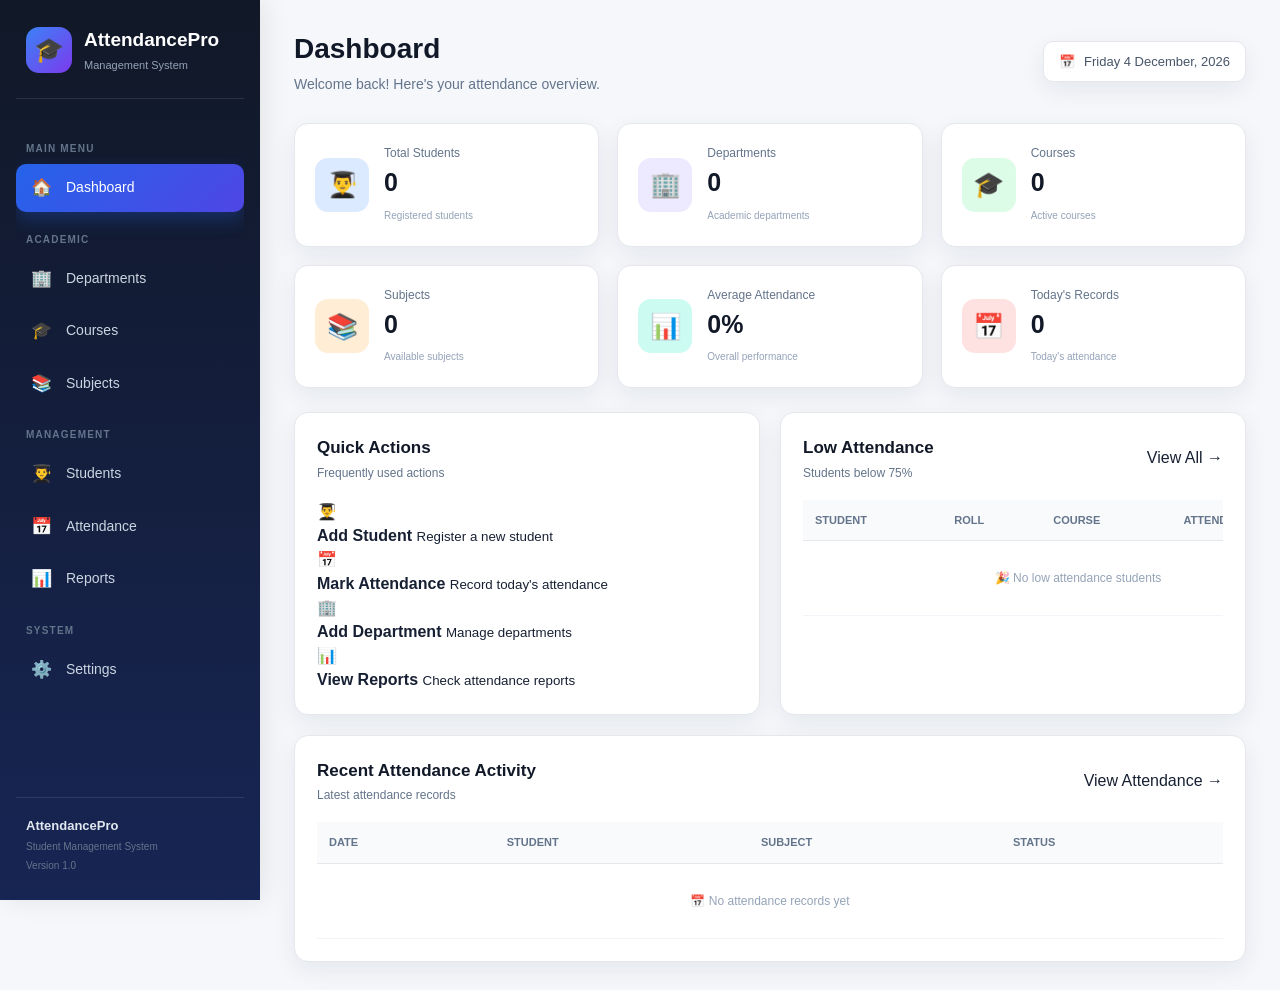
<file: index.html>
<!DOCTYPE html>
<html lang="en">

<head>
    <meta charset="UTF-8">
    <meta name="viewport" content="width=device-width, initial-scale=1.0">

    <title>AttendancePro | Dashboard</title>

    <link rel="stylesheet" href="style.css">
</head>

<body>

    <!-- ================= SIDEBAR ================= -->

    <aside class="sidebar">

        <div class="logo">

            <div class="logo-icon">
                🎓
            </div>

            <div>
                <h2>AttendancePro</h2>
                <span>Management System</span>
            </div>

        </div>


        <nav class="sidebar-menu">

            <p class="menu-title">MAIN MENU</p>

            <a href="index.html" class="nav-link active">
                <span>🏠</span>
                Dashboard
            </a>


            <p class="menu-title">ACADEMIC</p>

            <a href="departments.html" class="nav-link">
                <span>🏢</span>
                Departments
            </a>

            <a href="courses.html" class="nav-link">
                <span>🎓</span>
                Courses
            </a>

            <a href="subjects.html" class="nav-link">
                <span>📚</span>
                Subjects
            </a>


            <p class="menu-title">MANAGEMENT</p>

            <a href="students.html" class="nav-link">
                <span>👨‍🎓</span>
                Students
            </a>

            <a href="attendance.html" class="nav-link">
                <span>📅</span>
                Attendance
            </a>

            <a href="reports.html" class="nav-link">
                <span>📊</span>
                Reports
            </a>


            <p class="menu-title">SYSTEM</p>

            <a href="settings.html" class="nav-link">
                <span>⚙️</span>
                Settings
            </a>

        </nav>


        <div class="sidebar-footer">

            <strong>AttendancePro</strong>

            <small>
                Student Management System
            </small>

            <small>
                Version 1.0
            </small>

        </div>

    </aside>


    <!-- ================= MAIN CONTENT ================= -->

    <main class="main-content">


        <!-- TOP HEADER -->

        <header class="top-header">

            <div>

                <h1>Dashboard</h1>

                <p>
                    Welcome back! Here's your attendance overview.
                </p>

            </div>


            <div class="header-right">

                <div class="date-box">

                    <span>📅</span>

                    <span id="currentDate">
                        Loading...
                    </span>

                </div>

            </div>

        </header>


        <!-- ================= DASHBOARD CARDS ================= -->

        <section class="dashboard-cards">


            <!-- STUDENTS -->

            <div class="dashboard-card">

                <div class="card-icon blue">
                    👨‍🎓
                </div>

                <div class="card-info">

                    <p>Total Students</p>

                    <h2 id="totalStudents">0</h2>

                    <span class="card-description">
                        Registered students
                    </span>

                </div>

            </div>


            <!-- DEPARTMENTS -->

            <div class="dashboard-card">

                <div class="card-icon purple">
                    🏢
                </div>

                <div class="card-info">

                    <p>Departments</p>

                    <h2 id="totalDepartments">0</h2>

                    <span class="card-description">
                        Academic departments
                    </span>

                </div>

            </div>


            <!-- COURSES -->

            <div class="dashboard-card">

                <div class="card-icon green">
                    🎓
                </div>

                <div class="card-info">

                    <p>Courses</p>

                    <h2 id="totalCourses">0</h2>

                    <span class="card-description">
                        Active courses
                    </span>

                </div>

            </div>


            <!-- SUBJECTS -->

            <div class="dashboard-card">

                <div class="card-icon orange">
                    📚
                </div>

                <div class="card-info">

                    <p>Subjects</p>

                    <h2 id="totalSubjects">0</h2>

                    <span class="card-description">
                        Available subjects
                    </span>

                </div>

            </div>


            <!-- AVERAGE -->

            <div class="dashboard-card">

                <div class="card-icon teal">
                    📊
                </div>

                <div class="card-info">

                    <p>Average Attendance</p>

                    <h2 id="averageAttendance">0%</h2>

                    <span class="card-description">
                        Overall performance
                    </span>

                </div>

            </div>


            <!-- TODAY -->

            <div class="dashboard-card">

                <div class="card-icon red">
                    📅
                </div>

                <div class="card-info">

                    <p>Today's Records</p>

                    <h2 id="todayAttendance">0</h2>

                    <span class="card-description">
                        Today's attendance
                    </span>

                </div>

            </div>

        </section>



        <!-- ================= DASHBOARD GRID ================= -->

        <section class="dashboard-grid">


            <!-- QUICK ACTIONS -->

            <div class="dashboard-section">

                <div class="section-header">

                    <div>

                        <h2>Quick Actions</h2>

                        <p>
                            Frequently used actions
                        </p>

                    </div>

                </div>


                <div class="quick-actions">


                    <a href="students.html"
                        class="quick-action">

                        <div class="quick-icon blue-bg">
                            👨‍🎓
                        </div>

                        <div>
                            <strong>Add Student</strong>

                            <small>
                                Register a new student
                            </small>
                        </div>

                    </a>


                    <a href="attendance.html"
                        class="quick-action">

                        <div class="quick-icon green-bg">
                            📅
                        </div>

                        <div>
                            <strong>Mark Attendance</strong>

                            <small>
                                Record today's attendance
                            </small>
                        </div>

                    </a>


                    <a href="departments.html"
                        class="quick-action">

                        <div class="quick-icon purple-bg">
                            🏢
                        </div>

                        <div>
                            <strong>Add Department</strong>

                            <small>
                                Manage departments
                            </small>
                        </div>

                    </a>


                    <a href="reports.html"
                        class="quick-action">

                        <div class="quick-icon orange-bg">
                            📊
                        </div>

                        <div>
                            <strong>View Reports</strong>

                            <small>
                                Check attendance reports
                            </small>
                        </div>

                    </a>

                </div>

            </div>



            <!-- LOW ATTENDANCE -->

            <div class="dashboard-section">

                <div class="section-header">

                    <div>

                        <h2>Low Attendance</h2>

                        <p>
                            Students below 75%
                        </p>

                    </div>

                    <a href="reports.html"
                        class="view-all">

                        View All →

                    </a>

                </div>


                <div class="table-container">

                    <table>

                        <thead>

                            <tr>

                                <th>Student</th>

                                <th>Roll</th>

                                <th>Course</th>

                                <th>Attendance</th>

                            </tr>

                        </thead>


                        <tbody id="lowAttendanceList">

                            <tr>

                                <td colspan="4"
                                    class="empty-message">

                                    No low attendance students

                                </td>

                            </tr>

                        </tbody>

                    </table>

                </div>

            </div>



            <!-- RECENT ACTIVITY -->

            <div class="dashboard-section full-width">

                <div class="section-header">

                    <div>

                        <h2>Recent Attendance Activity</h2>

                        <p>
                            Latest attendance records
                        </p>

                    </div>

                    <a href="attendance.html"
                        class="view-all">

                        View Attendance →

                    </a>

                </div>


                <div class="table-container">

                    <table>

                        <thead>

                            <tr>

                                <th>Date</th>

                                <th>Student</th>

                                <th>Subject</th>

                                <th>Status</th>

                            </tr>

                        </thead>


                        <tbody id="recentAttendance">

                            <tr>

                                <td colspan="4"
                                    class="empty-message">

                                    No attendance records yet

                                </td>

                            </tr>

                        </tbody>

                    </table>

                </div>

            </div>


        </section>

    </main>


    <script src="script.js"></script>

</body>

</html>
</file>
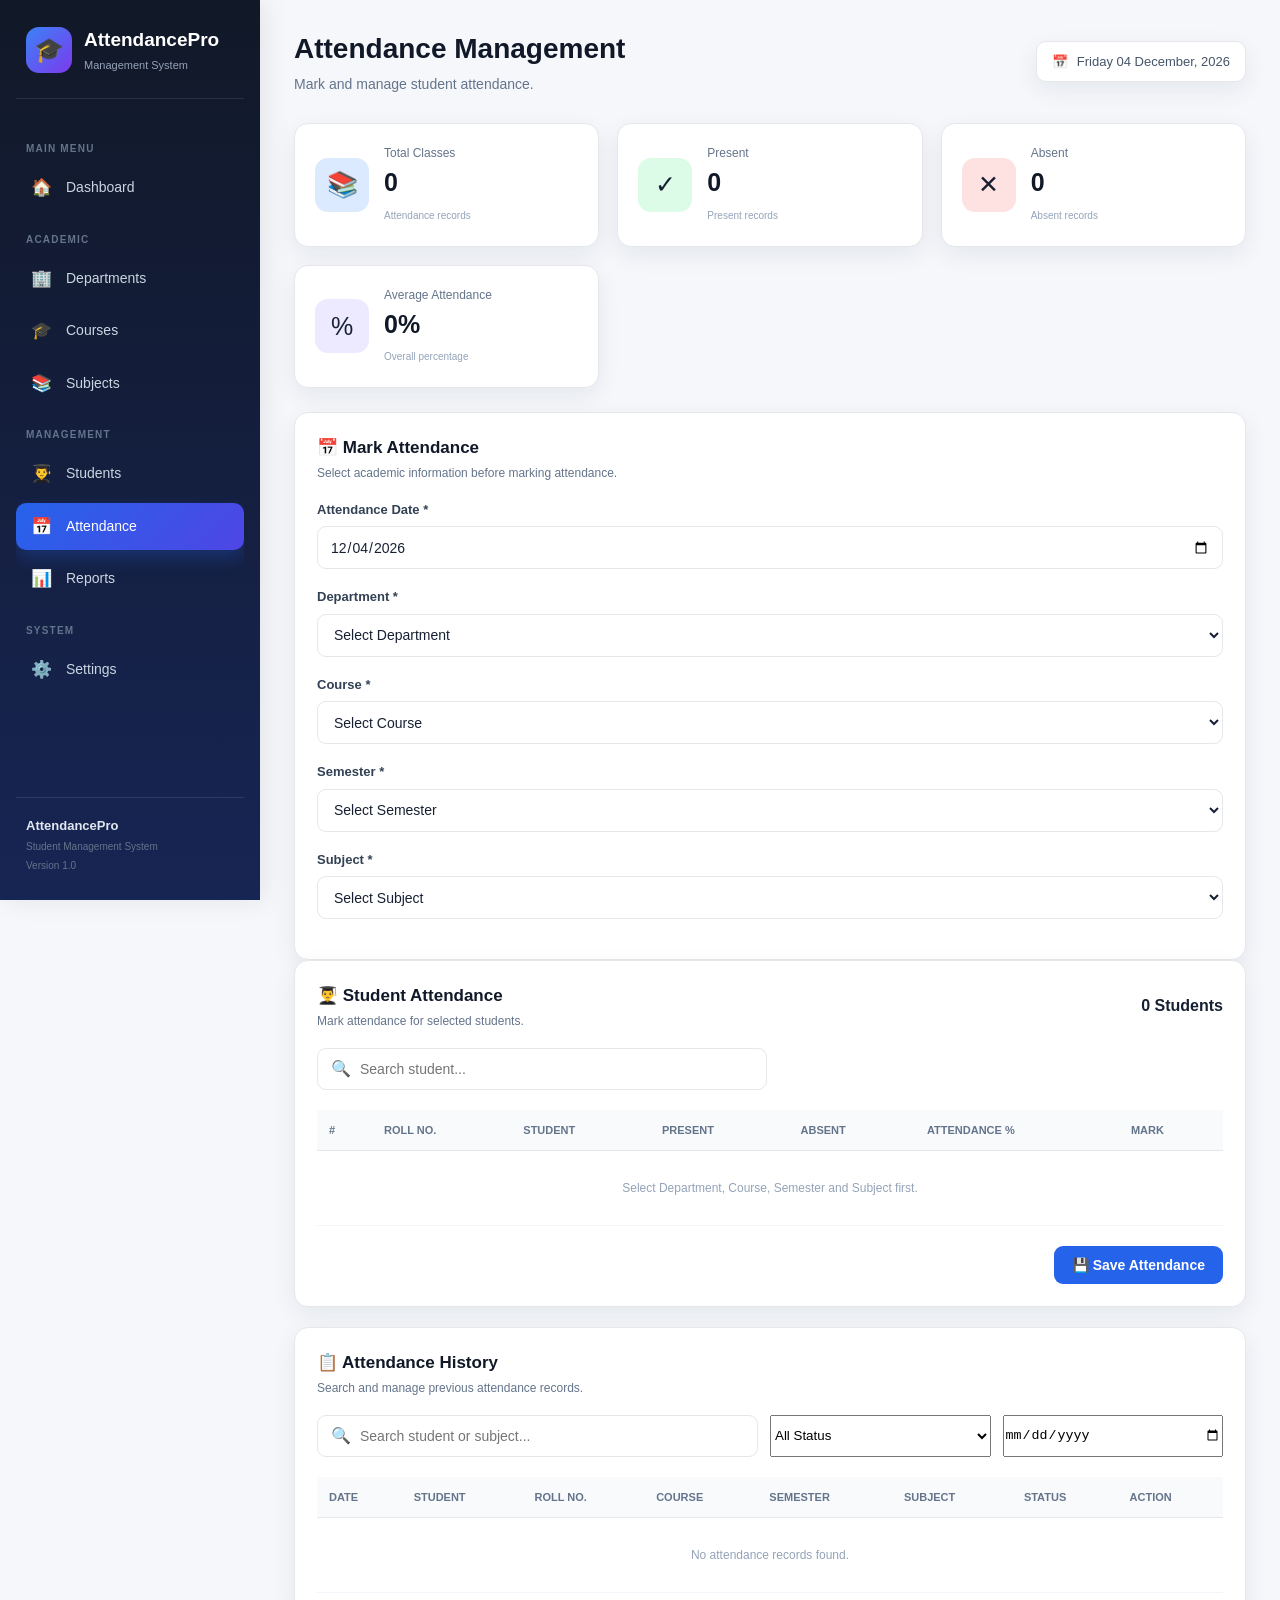
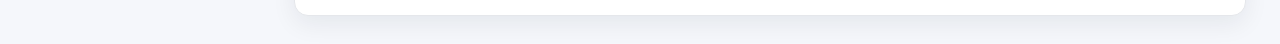
<file: attendance.html>
<!DOCTYPE html>
<html lang="en">

<head>

    <meta charset="UTF-8">

    <meta name="viewport"
        content="width=device-width, initial-scale=1.0">

    <title>AttendancePro | Attendance</title>

    <link rel="stylesheet"
        href="style.css">

</head>


<body>


    <!-- ==================================================
         SIDEBAR
    =================================================== -->

    <aside class="sidebar">


        <!-- LOGO -->

        <div class="logo">

            <div class="logo-icon">
                🎓
            </div>

            <div>

                <h2>
                    AttendancePro
                </h2>

                <span>
                    Management System
                </span>

            </div>

        </div>



        <!-- NAVIGATION -->

        <nav class="sidebar-menu">


            <p class="menu-title">
                MAIN MENU
            </p>


            <a href="index.html"
                class="nav-link">

                <span>🏠</span>
                Dashboard

            </a>



            <p class="menu-title">
                ACADEMIC
            </p>


            <a href="departments.html"
                class="nav-link">

                <span>🏢</span>
                Departments

            </a>


            <a href="courses.html"
                class="nav-link">

                <span>🎓</span>
                Courses

            </a>


            <a href="subjects.html"
                class="nav-link">

                <span>📚</span>
                Subjects

            </a>



            <p class="menu-title">
                MANAGEMENT
            </p>


            <a href="students.html"
                class="nav-link">

                <span>👨‍🎓</span>
                Students

            </a>


            <a href="attendance.html"
                class="nav-link active">

                <span>📅</span>
                Attendance

            </a>


            <a href="reports.html"
                class="nav-link">

                <span>📊</span>
                Reports

            </a>



            <p class="menu-title">
                SYSTEM
            </p>


            <a href="settings.html"
                class="nav-link">

                <span>⚙️</span>
                Settings

            </a>


        </nav>



        <!-- SIDEBAR FOOTER -->

        <div class="sidebar-footer">

            <strong>
                AttendancePro
            </strong>

            <small>
                Student Management System
            </small>

            <small>
                Version 1.0
            </small>

        </div>


    </aside>



    <!-- ==================================================
         MAIN CONTENT
    =================================================== -->

    <main class="main-content">


        <!-- ==================================================
             HEADER
        =================================================== -->

        <header class="top-header">


            <div>

                <h1>
                    Attendance Management
                </h1>

                <p>
                    Mark and manage student attendance.
                </p>

            </div>



            <div class="header-right">

                <div class="date-box">

                    📅

                    <span id="currentDate">
                        Loading...
                    </span>

                </div>

            </div>


        </header>



        <!-- ==================================================
             ATTENDANCE STATISTICS
        =================================================== -->

        <section class="dashboard-cards">


            <!-- TOTAL -->

            <div class="dashboard-card">

                <div class="card-icon blue">
                    📚
                </div>

                <div class="card-info">

                    <p>
                        Total Classes
                    </p>

                    <h2 id="attendanceTotalClasses">
                        0
                    </h2>

                    <span class="card-description">
                        Attendance records
                    </span>

                </div>

            </div>



            <!-- PRESENT -->

            <div class="dashboard-card">

                <div class="card-icon green">
                    ✓
                </div>

                <div class="card-info">

                    <p>
                        Present
                    </p>

                    <h2 id="attendancePresent">
                        0
                    </h2>

                    <span class="card-description">
                        Present records
                    </span>

                </div>

            </div>



            <!-- ABSENT -->

            <div class="dashboard-card">

                <div class="card-icon red">
                    ✕
                </div>

                <div class="card-info">

                    <p>
                        Absent
                    </p>

                    <h2 id="attendanceAbsent">
                        0
                    </h2>

                    <span class="card-description">
                        Absent records
                    </span>

                </div>

            </div>



            <!-- AVERAGE -->

            <div class="dashboard-card">

                <div class="card-icon purple">
                    %
                </div>

                <div class="card-info">

                    <p>
                        Average Attendance
                    </p>

                    <h2 id="overallAttendance">
                        0%
                    </h2>

                    <span class="card-description">
                        Overall percentage
                    </span>

                </div>

            </div>


        </section>



        <!-- ==================================================
             MARK ATTENDANCE
        =================================================== -->

        <section class="dashboard-section">


            <div class="section-header">

                <div>

                    <h2>
                        📅 Mark Attendance
                    </h2>

                    <p>
                        Select academic information before
                        marking attendance.
                    </p>

                </div>

            </div>



            <!-- ATTENDANCE FORM -->

            <div class="attendance-form">


                <!-- DATE -->

                <div class="form-group">

                    <label>
                        Attendance Date *
                    </label>

                    <input
                        type="date"
                        id="attendanceDate"
                        required>

                </div>



                <!-- DEPARTMENT -->

                <div class="form-group">

                    <label>
                        Department *
                    </label>

                    <select
                        id="attendanceDepartment"
                        onchange="updateAttendanceCourses()">

                        <option value="">
                            Select Department
                        </option>

                    </select>

                </div>



                <!-- COURSE -->

                <div class="form-group">

                    <label>
                        Course *
                    </label>

                    <select
                        id="attendanceCourse"
                        onchange="updateAttendanceSemesters()">

                        <option value="">
                            Select Course
                        </option>

                    </select>

                </div>



                <!-- SEMESTER -->

                <div class="form-group">

                    <label>
                        Semester *
                    </label>

                    <select
                        id="attendanceSemester"
                        onchange="updateAttendanceSubjects()">

                        <option value="">
                            Select Semester
                        </option>

                    </select>

                </div>



                <!-- SUBJECT -->

                <div class="form-group">

                    <label>
                        Subject *
                    </label>

                    <select
                        id="attendanceSubject"
                        onchange="loadAttendanceStudents()">

                        <option value="">
                            Select Subject
                        </option>

                    </select>

                </div>


            </div>


        </section>



        <!-- ==================================================
             STUDENT ATTENDANCE
        =================================================== -->

        <section
            class="dashboard-section"
            id="attendanceStudentSection">


            <!-- HEADER -->

            <div class="section-header">

                <div>

                    <h2>
                        👨‍🎓 Student Attendance
                    </h2>

                    <p>
                        Mark attendance for selected students.
                    </p>

                </div>


                <div>

                    <strong id="attendanceStudentCount">
                        0 Students
                    </strong>

                </div>

            </div>



            <!-- SEARCH -->

            <div
                style="
                max-width:450px;
                margin-bottom:20px;
                ">

                <div class="search-box">

                    <span class="search-icon">
                        🔍
                    </span>

                    <input
                        type="text"
                        id="attendanceStudentSearch"
                        placeholder="Search student..."
                        oninput="searchAttendanceStudents()">

                </div>

            </div>



            <!-- TABLE -->

            <div class="table-container">

                <table>

                    <thead>

                        <tr>

                            <th>#</th>

                            <th>
                                Roll No.
                            </th>

                            <th>
                                Student
                            </th>

                            <th>
                                Present
                            </th>

                            <th>
                                Absent
                            </th>

                            <th>
                                Attendance %
                            </th>

                            <th>
                                Mark
                            </th>

                        </tr>

                    </thead>


                    <tbody id="attendanceStudentTable">

                        <tr>

                            <td
                                colspan="7"
                                class="empty-message">

                                Select Department, Course,
                                Semester and Subject first.

                            </td>

                        </tr>

                    </tbody>

                </table>

            </div>



            <!-- SAVE -->

            <div
                style="
                display:flex;
                justify-content:flex-end;
                margin-top:20px;
                ">

                <button
                    type="button"
                    class="btn btn-primary"
                    onclick="saveAllAttendance()">

                    💾 Save Attendance

                </button>

            </div>


        </section>



        <!-- ==================================================
             ATTENDANCE HISTORY
        =================================================== -->

        <section
            class="dashboard-section"
            style="margin-top:20px;">


            <div class="section-header">

                <div>

                    <h2>
                        📋 Attendance History
                    </h2>

                    <p>
                        Search and manage previous attendance
                        records.
                    </p>

                </div>

            </div>



            <!-- FILTERS -->

            <div
                style="
                display:grid;
                grid-template-columns:
                2fr 1fr 1fr;
                gap:12px;
                margin-bottom:20px;
                ">


                <!-- SEARCH -->

                <div class="search-box">

                    <span class="search-icon">
                        🔍
                    </span>

                    <input
                        type="text"
                        id="attendanceHistorySearch"
                        placeholder="Search student or subject..."
                        oninput="searchAttendanceHistory()">

                </div>



                <!-- STATUS -->

                <select
                    id="attendanceStatusFilter"
                    onchange="filterAttendanceHistory()">

                    <option value="">
                        All Status
                    </option>

                    <option value="Present">
                        Present
                    </option>

                    <option value="Absent">
                        Absent
                    </option>

                </select>



                <!-- DATE -->

                <input
                    type="date"
                    id="attendanceHistoryDate"
                    onchange="filterAttendanceHistory()">

            </div>



            <!-- HISTORY TABLE -->

            <div class="table-container">

                <table>

                    <thead>

                        <tr>

                            <th>
                                Date
                            </th>

                            <th>
                                Student
                            </th>

                            <th>
                                Roll No.
                            </th>

                            <th>
                                Course
                            </th>

                            <th>
                                Semester
                            </th>

                            <th>
                                Subject
                            </th>

                            <th>
                                Status
                            </th>

                            <th>
                                Action
                            </th>

                        </tr>

                    </thead>


                    <tbody id="attendanceHistoryTable">

                        <tr>

                            <td
                                colspan="8"
                                class="empty-message">

                                No attendance records found.

                            </td>

                        </tr>

                    </tbody>

                </table>

            </div>


        </section>


    </main>



    <!-- ==================================================
         ATTENDANCE DETAILS MODAL
    =================================================== -->

    <div
        class="modal"
        id="attendanceDetailsModal">

        <div class="modal-content">


            <div class="section-header">

                <div>

                    <h2>
                        📋 Attendance Details
                    </h2>

                    <p>
                        Attendance record information.
                    </p>

                </div>


                <button
                    type="button"
                    class="btn btn-secondary"
                    onclick="closeAttendanceDetails()">

                    ✕

                </button>

            </div>



            <div id="attendanceDetailsContent">

                <!-- JavaScript will generate details -->

            </div>


        </div>

    </div>



    <!-- ==================================================
         JAVASCRIPT
    =================================================== -->

    <script src="attendance.js"></script>


</body>

</html>
</file>
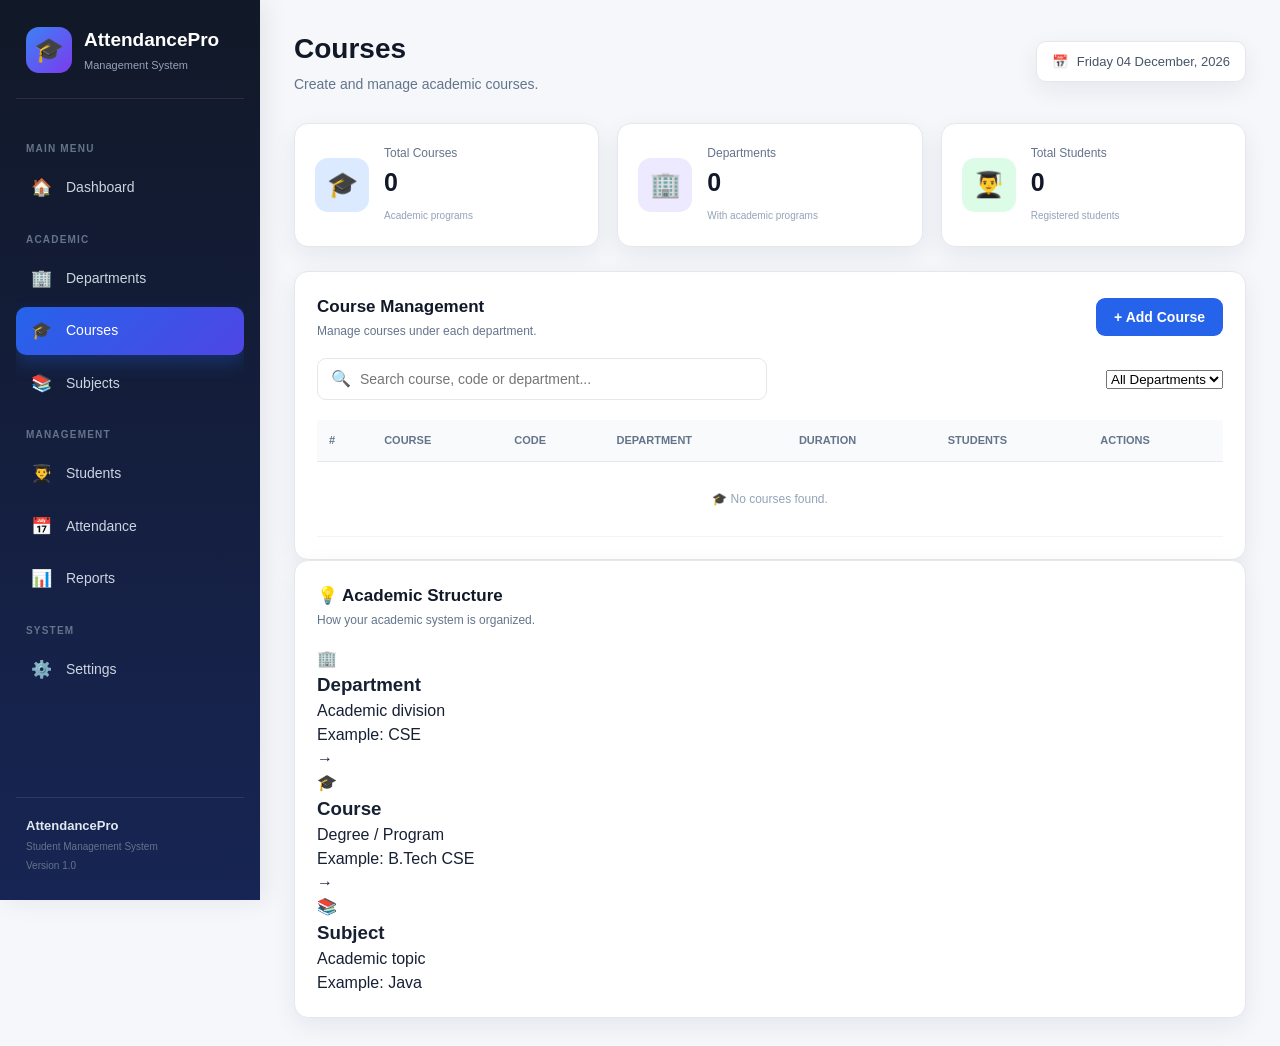
<file: courses.html>
<!DOCTYPE html>
<html lang="en">

<head>
    <meta charset="UTF-8">
    <meta name="viewport" content="width=device-width, initial-scale=1.0">

    <title>AttendancePro | Courses</title>

    <link rel="stylesheet" href="style.css">
</head>

<body>

    <!-- ================= SIDEBAR ================= -->

    <aside class="sidebar">

        <div class="logo">

            <div class="logo-icon">
                🎓
            </div>

            <div>
                <h2>AttendancePro</h2>
                <span>Management System</span>
            </div>

        </div>


        <nav class="sidebar-menu">

            <p class="menu-title">MAIN MENU</p>

            <a href="index.html" class="nav-link">
                <span>🏠</span>
                Dashboard
            </a>


            <p class="menu-title">ACADEMIC</p>

            <a href="departments.html" class="nav-link">
                <span>🏢</span>
                Departments
            </a>

            <a href="courses.html" class="nav-link active">
                <span>🎓</span>
                Courses
            </a>

            <a href="subjects.html" class="nav-link">
                <span>📚</span>
                Subjects
            </a>


            <p class="menu-title">MANAGEMENT</p>

            <a href="students.html" class="nav-link">
                <span>👨‍🎓</span>
                Students
            </a>

            <a href="attendance.html" class="nav-link">
                <span>📅</span>
                Attendance
            </a>

            <a href="reports.html" class="nav-link">
                <span>📊</span>
                Reports
            </a>


            <p class="menu-title">SYSTEM</p>

            <a href="settings.html" class="nav-link">
                <span>⚙️</span>
                Settings
            </a>

        </nav>


        <div class="sidebar-footer">

            <strong>AttendancePro</strong>

            <small>
                Student Management System
            </small>

            <small>
                Version 1.0
            </small>

        </div>

    </aside>


    <!-- ================= MAIN CONTENT ================= -->

    <main class="main-content">


        <!-- HEADER -->

        <header class="top-header">

            <div>

                <h1>Courses</h1>

                <p>
                    Create and manage academic courses.
                </p>

            </div>


            <div class="header-right">

                <div class="date-box">

                    📅

                    <span id="currentDate">
                        Loading...
                    </span>

                </div>

            </div>

        </header>


        <!-- ================= STATISTICS ================= -->

        <section class="dashboard-cards">


            <div class="dashboard-card">

                <div class="card-icon blue">
                    🎓
                </div>

                <div class="card-info">

                    <p>Total Courses</p>

                    <h2 id="courseCount">
                        0
                    </h2>

                    <span class="card-description">
                        Academic programs
                    </span>

                </div>

            </div>


            <div class="dashboard-card">

                <div class="card-icon purple">
                    🏢
                </div>

                <div class="card-info">

                    <p>Departments</p>

                    <h2 id="courseDepartmentCount">
                        0
                    </h2>

                    <span class="card-description">
                        With academic programs
                    </span>

                </div>

            </div>


            <div class="dashboard-card">

                <div class="card-icon green">
                    👨‍🎓
                </div>

                <div class="card-info">

                    <p>Total Students</p>

                    <h2 id="courseStudentCount">
                        0
                    </h2>

                    <span class="card-description">
                        Registered students
                    </span>

                </div>

            </div>

        </section>


        <!-- ================= COURSE MANAGEMENT ================= -->

        <section class="dashboard-section">


            <div class="section-header">

                <div>

                    <h2>
                        Course Management
                    </h2>

                    <p>
                        Manage courses under each department.
                    </p>

                </div>


                <button
                    class="btn btn-primary"
                    onclick="openCourseModal()">

                    + Add Course

                </button>

            </div>


            <!-- SEARCH -->

            <div class="department-toolbar">

                <div class="search-box">

                    <span class="search-icon">
                        🔍
                    </span>

                    <input
                        type="text"
                        id="courseSearch"
                        placeholder="Search course, code or department..."
                        oninput="searchCourses()">

                </div>


                <select
                    id="departmentFilter"
                    onchange="filterCoursesByDepartment()">

                    <option value="">
                        All Departments
                    </option>

                </select>

            </div>


            <!-- TABLE -->

            <div class="table-container">

                <table>

                    <thead>

                        <tr>

                            <th>#</th>

                            <th>Course</th>

                            <th>Code</th>

                            <th>Department</th>

                            <th>Duration</th>

                            <th>Students</th>

                            <th>Actions</th>

                        </tr>

                    </thead>


                    <tbody id="courseTable">

                        <tr>

                            <td
                                colspan="7"
                                class="empty-message">

                                🎓 No courses added yet.

                            </td>

                        </tr>

                    </tbody>

                </table>

            </div>

        </section>


        <!-- ================= ACADEMIC STRUCTURE ================= -->

        <section class="dashboard-section">

            <div class="section-header">

                <div>

                    <h2>
                        💡 Academic Structure
                    </h2>

                    <p>
                        How your academic system is organized.
                    </p>

                </div>

            </div>


            <div class="academic-structure">


                <div class="structure-card">

                    <div class="structure-icon purple">
                        🏢
                    </div>

                    <h3>
                        Department
                    </h3>

                    <p>
                        Academic division
                    </p>

                    <span>
                        Example: CSE
                    </span>

                </div>


                <div class="structure-arrow">
                    →
                </div>


                <div class="structure-card">

                    <div class="structure-icon blue">
                        🎓
                    </div>

                    <h3>
                        Course
                    </h3>

                    <p>
                        Degree / Program
                    </p>

                    <span>
                        Example: B.Tech CSE
                    </span>

                </div>


                <div class="structure-arrow">
                    →
                </div>


                <div class="structure-card">

                    <div class="structure-icon orange">
                        📚
                    </div>

                    <h3>
                        Subject
                    </h3>

                    <p>
                        Academic topic
                    </p>

                    <span>
                        Example: Java
                    </span>

                </div>

            </div>

        </section>

    </main>


    <!-- ================= COURSE MODAL ================= -->

    <div
        class="modal"
        id="courseModal">

        <div class="modal-content">


            <div class="modal-header">

                <div>

                    <h2 id="courseModalTitle">
                        Add Course
                    </h2>

                    <p>
                        Enter course information.
                    </p>

                </div>


                <button
                    type="button"
                    class="modal-close"
                    onclick="closeCourseModal()">

                    ✕

                </button>

            </div>


            <!-- FORM -->

            <form
                id="courseForm"
                onsubmit="saveCourse(event)">


                <input
                    type="hidden"
                    id="editCourseId">


                <!-- COURSE NAME -->

                <div class="form-group">

                    <label>
                        Course Name *
                    </label>

                    <input
                        type="text"
                        id="courseName"
                        placeholder="Example: B.Tech Computer Science"
                        required>

                </div>


                <!-- COURSE CODE -->

                <div class="form-group">

                    <label>
                        Course Code *
                    </label>

                    <input
                        type="text"
                        id="courseCode"
                        placeholder="Example: BT-CSE"
                        maxlength="15"
                        required>

                </div>


                <!-- DEPARTMENT -->

                <div class="form-group">

                    <label>
                        Department *
                    </label>

                    <select
                        id="courseDepartment"
                        required>

                        <option value="">
                            Select Department
                        </option>

                    </select>

                </div>


                <!-- DURATION -->

                <div class="form-group">

                    <label>
                        Duration
                    </label>

                    <select
                        id="courseDuration">

                        <option value="">
                            Select Duration
                        </option>

                        <option value="2 Years">
                            2 Years
                        </option>

                        <option value="3 Years">
                            3 Years
                        </option>

                        <option value="4 Years">
                            4 Years
                        </option>

                        <option value="5 Years">
                            5 Years
                        </option>

                    </select>

                </div>


                <!-- DESCRIPTION -->

                <div class="form-group">

                    <label>
                        Description
                    </label>

                    <textarea
                        id="courseDescription"
                        rows="4"
                        placeholder="Enter course description..."></textarea>

                </div>


                <!-- ACTIONS -->

                <div class="modal-actions">

                    <button
                        type="button"
                        class="btn btn-secondary"
                        onclick="closeCourseModal()">

                        Cancel

                    </button>


                    <button
                        type="submit"
                        class="btn btn-primary">

                        Save Course

                    </button>

                </div>

            </form>

        </div>

    </div>


    <!-- ================= JAVASCRIPT ================= -->

    <script src="course.js"></script>

</body>

</html>
</file>
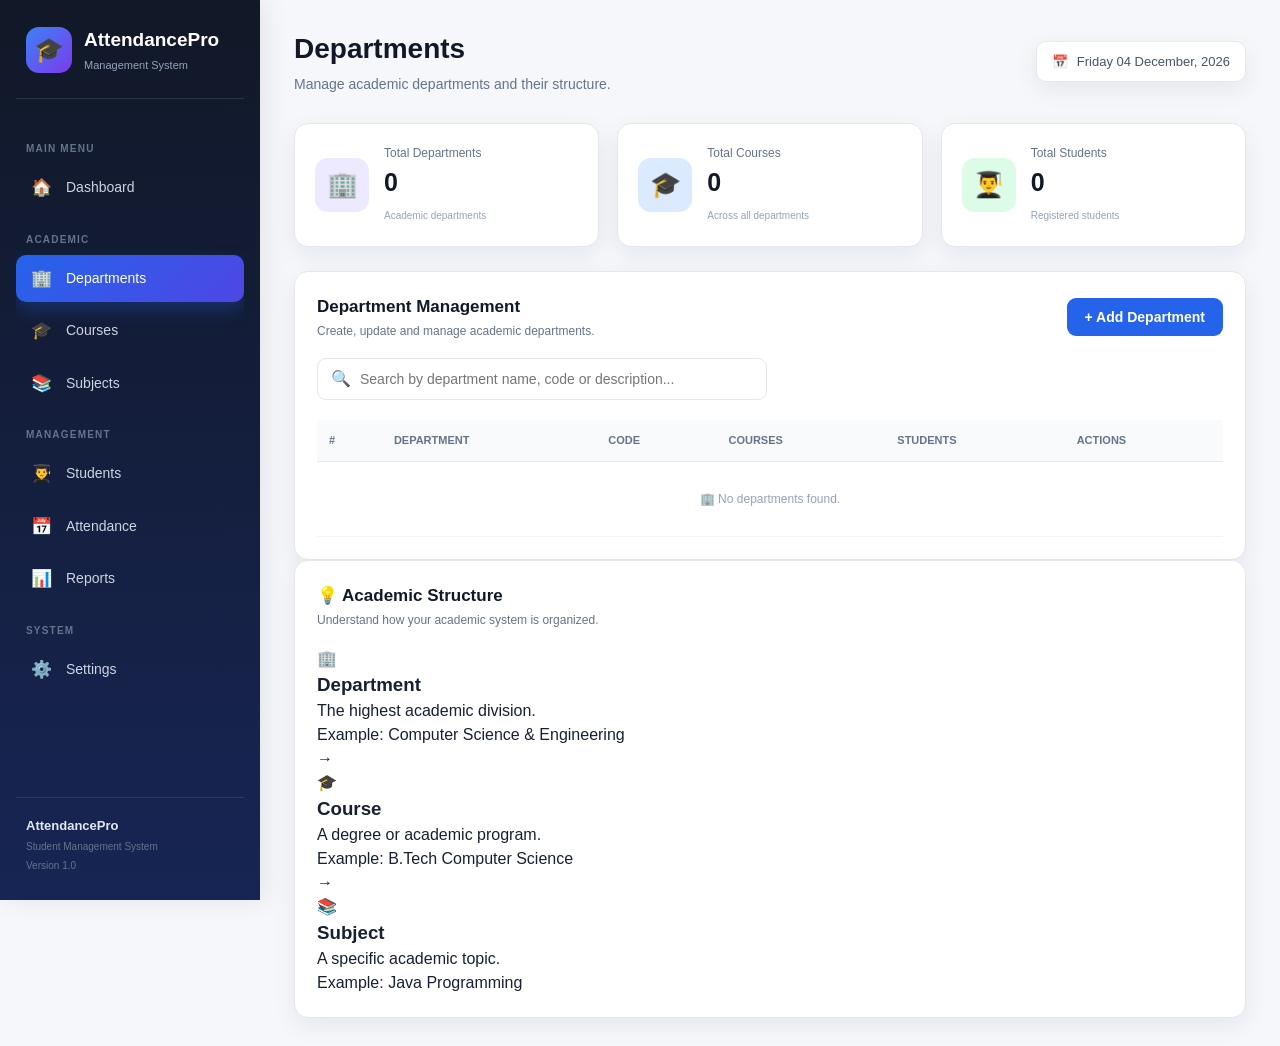
<file: departments.html>
<!DOCTYPE html>
<html lang="en">

<head>

    <meta charset="UTF-8">

    <meta name="viewport"
        content="width=device-width, initial-scale=1.0">

    <title>AttendancePro | Departments</title>

    <link rel="stylesheet" href="style.css">

</head>


<body>


    <!-- ==================================================
         SIDEBAR
    =================================================== -->

    <aside class="sidebar">


        <!-- LOGO -->

        <div class="logo">

            <div class="logo-icon">
                🎓
            </div>

            <div>

                <h2>
                    AttendancePro
                </h2>

                <span>
                    Management System
                </span>

            </div>

        </div>



        <!-- NAVIGATION -->

        <nav class="sidebar-menu">


            <p class="menu-title">
                MAIN MENU
            </p>


            <a href="index.html"
                class="nav-link">

                <span>🏠</span>

                Dashboard

            </a>



            <p class="menu-title">
                ACADEMIC
            </p>


            <a href="departments.html"
                class="nav-link active">

                <span>🏢</span>

                Departments

            </a>


            <a href="courses.html"
                class="nav-link">

                <span>🎓</span>

                Courses

            </a>


            <a href="subjects.html"
                class="nav-link">

                <span>📚</span>

                Subjects

            </a>



            <p class="menu-title">
                MANAGEMENT
            </p>


            <a href="students.html"
                class="nav-link">

                <span>👨‍🎓</span>

                Students

            </a>


            <a href="attendance.html"
                class="nav-link">

                <span>📅</span>

                Attendance

            </a>


            <a href="reports.html"
                class="nav-link">

                <span>📊</span>

                Reports

            </a>



            <p class="menu-title">
                SYSTEM
            </p>


            <a href="settings.html"
                class="nav-link">

                <span>⚙️</span>

                Settings

            </a>


        </nav>



        <!-- SIDEBAR FOOTER -->

        <div class="sidebar-footer">

            <strong>
                AttendancePro
            </strong>

            <small>
                Student Management System
            </small>

            <small>
                Version 1.0
            </small>

        </div>


    </aside>



    <!-- ==================================================
         MAIN CONTENT
    =================================================== -->

    <main class="main-content">


        <!-- HEADER -->

        <header class="top-header">


            <div>

                <h1>
                    Departments
                </h1>

                <p>
                    Manage academic departments and their structure.
                </p>

            </div>


            <div class="header-right">

                <div class="date-box">

                    📅

                    <span id="currentDate">
                        Loading...
                    </span>

                </div>

            </div>


        </header>



        <!-- ==================================================
             STATISTICS
        =================================================== -->

        <section class="dashboard-cards">


            <!-- DEPARTMENTS -->

            <div class="dashboard-card">

                <div class="card-icon purple">
                    🏢
                </div>

                <div class="card-info">

                    <p>
                        Total Departments
                    </p>

                    <h2 id="departmentCount">
                        0
                    </h2>

                    <span class="card-description">
                        Academic departments
                    </span>

                </div>

            </div>



            <!-- COURSES -->

            <div class="dashboard-card">

                <div class="card-icon blue">
                    🎓
                </div>

                <div class="card-info">

                    <p>
                        Total Courses
                    </p>

                    <h2 id="departmentCourseCount">
                        0
                    </h2>

                    <span class="card-description">
                        Across all departments
                    </span>

                </div>

            </div>



            <!-- STUDENTS -->

            <div class="dashboard-card">

                <div class="card-icon green">
                    👨‍🎓
                </div>

                <div class="card-info">

                    <p>
                        Total Students
                    </p>

                    <h2 id="departmentStudentCount">
                        0
                    </h2>

                    <span class="card-description">
                        Registered students
                    </span>

                </div>

            </div>


        </section>



        <!-- ==================================================
             DEPARTMENT MANAGEMENT
        =================================================== -->

        <section class="dashboard-section">


            <!-- SECTION HEADER -->

            <div class="section-header">


                <div>

                    <h2>
                        Department Management
                    </h2>

                    <p>
                        Create, update and manage academic departments.
                    </p>

                </div>


                <button
                    class="btn btn-primary"
                    onclick="openDepartmentModal()">

                    + Add Department

                </button>


            </div>



            <!-- SEARCH -->

            <div class="department-toolbar">


                <div class="search-box">

                    <span class="search-icon">
                        🔍
                    </span>

                    <input
                        type="text"
                        id="departmentSearch"
                        placeholder="Search by department name, code or description..."
                        oninput="searchDepartments()">

                </div>


            </div>



            <!-- TABLE -->

            <div class="table-container">


                <table>


                    <thead>

                        <tr>

                            <th>
                                #
                            </th>

                            <th>
                                Department
                            </th>

                            <th>
                                Code
                            </th>

                            <th>
                                Courses
                            </th>

                            <th>
                                Students
                            </th>

                            <th>
                                Actions
                            </th>

                        </tr>

                    </thead>


                    <tbody id="departmentTable">


                        <tr>

                            <td
                                colspan="6"
                                class="empty-message">

                                🏢 No departments added yet.

                            </td>

                        </tr>


                    </tbody>


                </table>


            </div>


        </section>



        <!-- ==================================================
             ACADEMIC STRUCTURE
        =================================================== -->

        <section class="dashboard-section">


            <div class="section-header">


                <div>

                    <h2>
                        💡 Academic Structure
                    </h2>

                    <p>
                        Understand how your academic system is organized.
                    </p>

                </div>


            </div>



            <div class="academic-structure">


                <!-- DEPARTMENT -->

                <div class="structure-card">

                    <div class="structure-icon purple">
                        🏢
                    </div>

                    <h3>
                        Department
                    </h3>

                    <p>
                        The highest academic division.
                    </p>

                    <span>
                        Example: Computer Science & Engineering
                    </span>

                </div>



                <div class="structure-arrow">
                    →
                </div>



                <!-- COURSE -->

                <div class="structure-card">

                    <div class="structure-icon blue">
                        🎓
                    </div>

                    <h3>
                        Course
                    </h3>

                    <p>
                        A degree or academic program.
                    </p>

                    <span>
                        Example: B.Tech Computer Science
                    </span>

                </div>



                <div class="structure-arrow">
                    →
                </div>



                <!-- SUBJECT -->

                <div class="structure-card">

                    <div class="structure-icon orange">
                        📚
                    </div>

                    <h3>
                        Subject
                    </h3>

                    <p>
                        A specific academic topic.
                    </p>

                    <span>
                        Example: Java Programming
                    </span>

                </div>


            </div>


        </section>


    </main>



    <!-- ==================================================
         ADD / EDIT DEPARTMENT MODAL
    =================================================== -->

    <div
        class="modal"
        id="departmentModal">


        <div class="modal-content">


            <!-- MODAL HEADER -->

            <div class="modal-header">


                <div>

                    <h2 id="departmentModalTitle">
                        Add Department
                    </h2>

                    <p>
                        Enter department information below.
                    </p>

                </div>


                <button
                    type="button"
                    class="modal-close"
                    onclick="closeDepartmentModal()">

                    ✕

                </button>


            </div>



            <!-- FORM -->

            <form
                id="departmentForm"
                onsubmit="saveDepartment(event)">


                <!-- HIDDEN EDIT ID -->

                <input
                    type="hidden"
                    id="editDepartmentId">



                <!-- DEPARTMENT NAME -->

                <div class="form-group">

                    <label for="departmentName">

                        Department Name *

                    </label>


                    <input
                        type="text"
                        id="departmentName"
                        placeholder="Example: Computer Science & Engineering"
                        required>

                </div>



                <!-- DEPARTMENT CODE -->

                <div class="form-group">

                    <label for="departmentCode">

                        Department Code *

                    </label>


                    <input
                        type="text"
                        id="departmentCode"
                        placeholder="Example: CSE"
                        maxlength="10"
                        required>

                </div>



                <!-- DESCRIPTION -->

                <div class="form-group">

                    <label for="departmentDescription">

                        Description

                    </label>


                    <textarea
                        id="departmentDescription"
                        rows="4"
                        placeholder="Enter a short description about this department..."></textarea>

                </div>



                <!-- BUTTONS -->

                <div class="modal-actions">


                    <button
                        type="button"
                        class="btn btn-secondary"
                        onclick="closeDepartmentModal()">

                        Cancel

                    </button>


                    <button
                        type="submit"
                        class="btn btn-primary">

                        Save Department

                    </button>


                </div>


            </form>


        </div>


    </div>



    <!-- ==================================================
         JAVASCRIPT
    =================================================== -->

    <script src="department.js"></script>


</body>

</html>
</file>
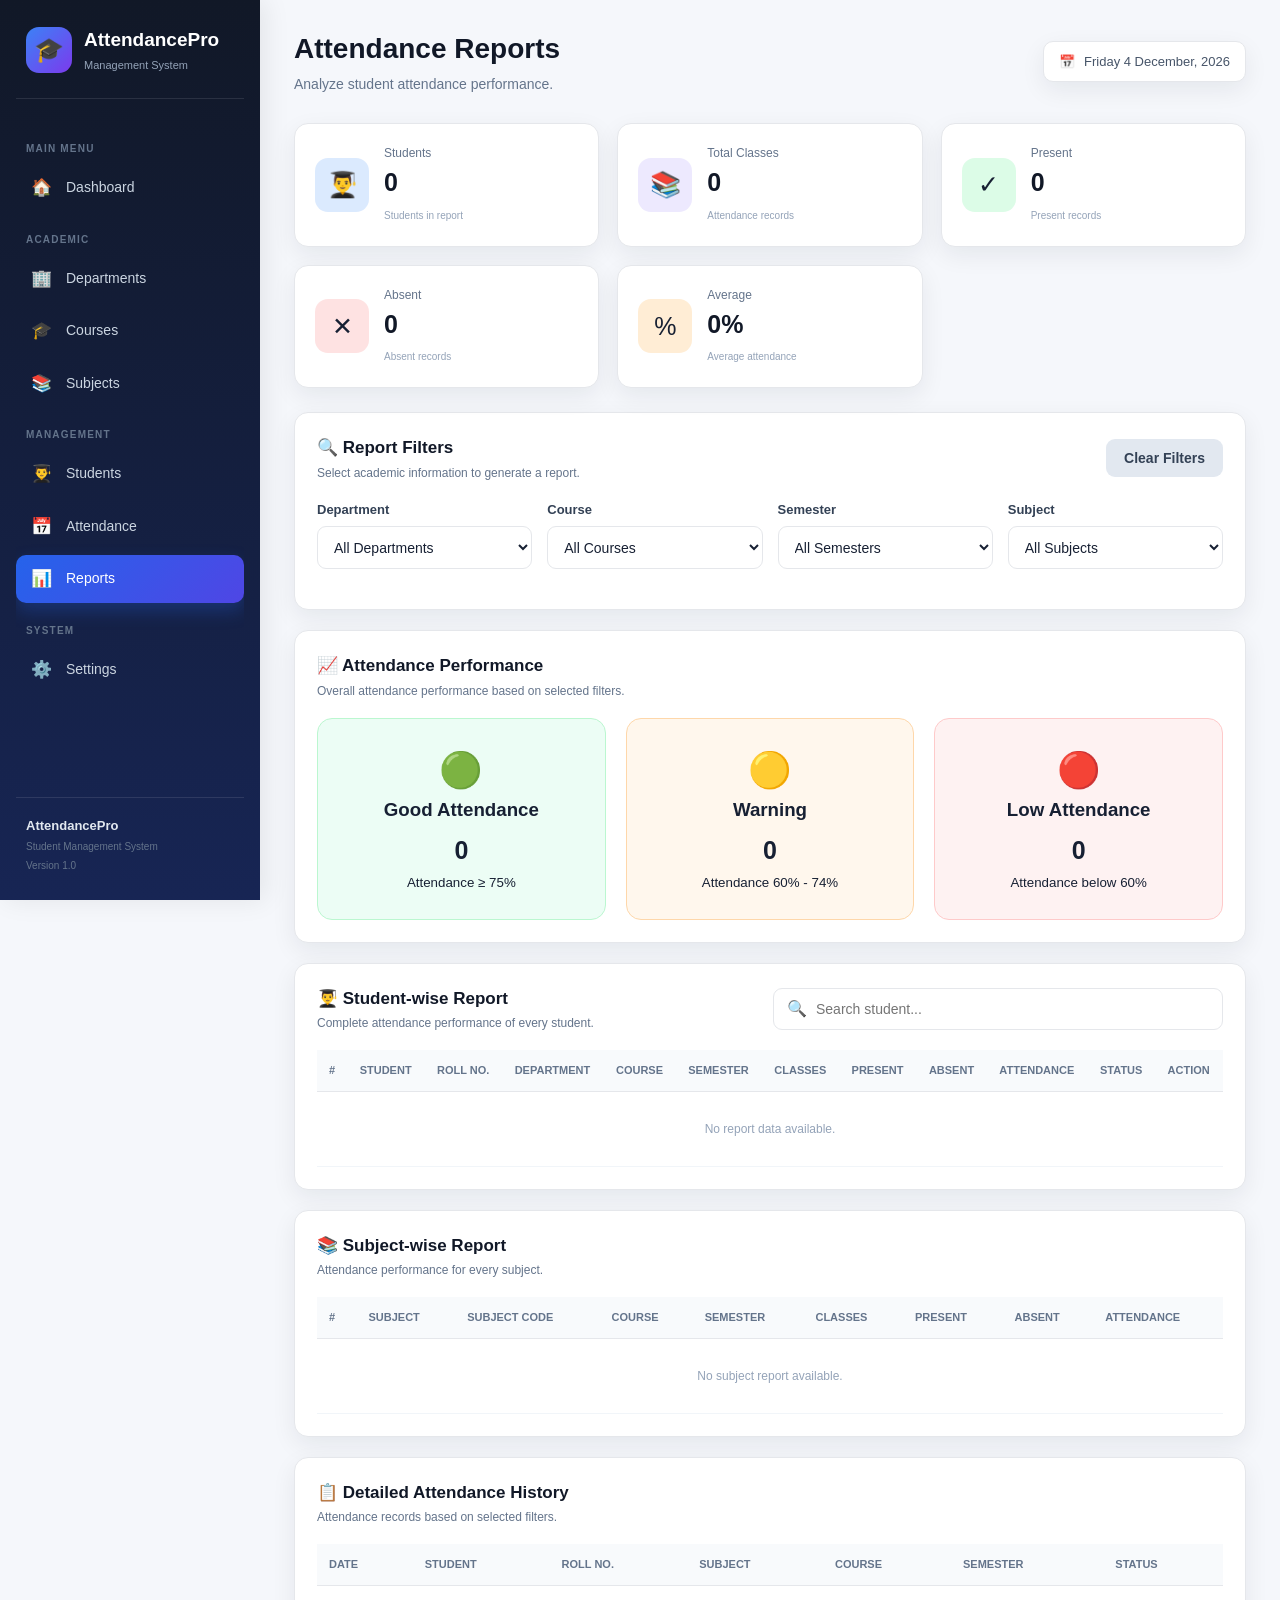
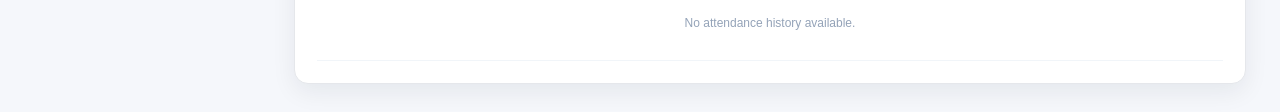
<file: reports.html>
<!DOCTYPE html>
<html lang="en">

<head>

    <meta charset="UTF-8">

    <meta name="viewport"
        content="width=device-width, initial-scale=1.0">

    <title>AttendancePro | Reports</title>

    <link rel="stylesheet"
        href="style.css">

</head>


<body>


    <!-- ==================================================
         SIDEBAR
    =================================================== -->

    <aside class="sidebar">


        <!-- LOGO -->

        <div class="logo">

            <div class="logo-icon">
                🎓
            </div>

            <div>

                <h2>
                    AttendancePro
                </h2>

                <span>
                    Management System
                </span>

            </div>

        </div>



        <!-- NAVIGATION -->

        <nav class="sidebar-menu">


            <p class="menu-title">
                MAIN MENU
            </p>


            <a href="index.html"
                class="nav-link">

                <span>🏠</span>

                Dashboard

            </a>



            <p class="menu-title">
                ACADEMIC
            </p>


            <a href="departments.html"
                class="nav-link">

                <span>🏢</span>

                Departments

            </a>


            <a href="courses.html"
                class="nav-link">

                <span>🎓</span>

                Courses

            </a>


            <a href="subjects.html"
                class="nav-link">

                <span>📚</span>

                Subjects

            </a>



            <p class="menu-title">
                MANAGEMENT
            </p>


            <a href="students.html"
                class="nav-link">

                <span>👨‍🎓</span>

                Students

            </a>


            <a href="attendance.html"
                class="nav-link">

                <span>📅</span>

                Attendance

            </a>


            <a href="reports.html"
                class="nav-link active">

                <span>📊</span>

                Reports

            </a>



            <p class="menu-title">
                SYSTEM
            </p>


            <a href="settings.html"
                class="nav-link">

                <span>⚙️</span>

                Settings

            </a>


        </nav>



        <!-- SIDEBAR FOOTER -->

        <div class="sidebar-footer">

            <strong>
                AttendancePro
            </strong>

            <small>
                Student Management System
            </small>

            <small>
                Version 1.0
            </small>

        </div>


    </aside>



    <!-- ==================================================
         MAIN CONTENT
    =================================================== -->

    <main class="main-content">


        <!-- ==================================================
             HEADER
        =================================================== -->

        <header class="top-header">


            <div>

                <h1>
                    Attendance Reports
                </h1>

                <p>
                    Analyze student attendance performance.
                </p>

            </div>



            <div class="header-right">

                <div class="date-box">

                    📅

                    <span id="currentDate">
                        Loading...
                    </span>

                </div>

            </div>


        </header>



        <!-- ==================================================
             SUMMARY CARDS
        =================================================== -->

        <section class="dashboard-cards">


            <!-- STUDENTS -->

            <div class="dashboard-card">

                <div class="card-icon blue">

                    👨‍🎓

                </div>


                <div class="card-info">

                    <p>
                        Students
                    </p>

                    <h2 id="reportStudents">
                        0
                    </h2>

                    <span class="card-description">
                        Students in report
                    </span>

                </div>

            </div>



            <!-- TOTAL CLASSES -->

            <div class="dashboard-card">

                <div class="card-icon purple">

                    📚

                </div>


                <div class="card-info">

                    <p>
                        Total Classes
                    </p>

                    <h2 id="reportClasses">
                        0
                    </h2>

                    <span class="card-description">
                        Attendance records
                    </span>

                </div>

            </div>



            <!-- PRESENT -->

            <div class="dashboard-card">

                <div class="card-icon green">

                    ✓

                </div>


                <div class="card-info">

                    <p>
                        Present
                    </p>

                    <h2 id="reportPresent">
                        0
                    </h2>

                    <span class="card-description">
                        Present records
                    </span>

                </div>

            </div>



            <!-- ABSENT -->

            <div class="dashboard-card">

                <div class="card-icon red">

                    ✕

                </div>


                <div class="card-info">

                    <p>
                        Absent
                    </p>

                    <h2 id="reportAbsent">
                        0
                    </h2>

                    <span class="card-description">
                        Absent records
                    </span>

                </div>

            </div>



            <!-- AVERAGE -->

            <div class="dashboard-card">

                <div class="card-icon orange">

                    %

                </div>


                <div class="card-info">

                    <p>
                        Average
                    </p>

                    <h2 id="reportAverage">
                        0%
                    </h2>

                    <span class="card-description">
                        Average attendance
                    </span>

                </div>

            </div>


        </section>



        <!-- ==================================================
             FILTER SECTION
        =================================================== -->

        <section class="dashboard-section">


            <div class="section-header">


                <div>

                    <h2>
                        🔍 Report Filters
                    </h2>

                    <p>
                        Select academic information to generate a report.
                    </p>

                </div>


                <button
                    class="btn btn-secondary"
                    onclick="clearReportFilters()">

                    Clear Filters

                </button>


            </div>



            <!-- FILTER GRID -->

            <div
                style="
                display:grid;
                grid-template-columns:
                repeat(4,1fr);
                gap:15px;
                ">


                <!-- DEPARTMENT -->

                <div class="form-group">

                    <label>
                        Department
                    </label>


                    <select
                        id="reportDepartment"
                        onchange="updateReportCourses()">

                        <option value="">
                            All Departments
                        </option>

                    </select>

                </div>



                <!-- COURSE -->

                <div class="form-group">

                    <label>
                        Course
                    </label>


                    <select
                        id="reportCourse"
                        onchange="updateReportSemesters()">

                        <option value="">
                            All Courses
                        </option>

                    </select>

                </div>



                <!-- SEMESTER -->

                <div class="form-group">

                    <label>
                        Semester
                    </label>


                    <select
                        id="reportSemester"
                        onchange="generateReports()">

                        <option value="">
                            All Semesters
                        </option>

                        <option value="1">
                            Semester 1
                        </option>

                        <option value="2">
                            Semester 2
                        </option>

                        <option value="3">
                            Semester 3
                        </option>

                        <option value="4">
                            Semester 4
                        </option>

                        <option value="5">
                            Semester 5
                        </option>

                        <option value="6">
                            Semester 6
                        </option>

                        <option value="7">
                            Semester 7
                        </option>

                        <option value="8">
                            Semester 8
                        </option>

                    </select>

                </div>



                <!-- SUBJECT -->

                <div class="form-group">

                    <label>
                        Subject
                    </label>


                    <select
                        id="reportSubject"
                        onchange="generateReports()">

                        <option value="">
                            All Subjects
                        </option>

                    </select>

                </div>


            </div>


        </section>



        <!-- ==================================================
             PERFORMANCE OVERVIEW
        =================================================== -->

        <section
            class="dashboard-section"
            style="margin-top:20px;">


            <div class="section-header">


                <div>

                    <h2>
                        📈 Attendance Performance
                    </h2>

                    <p>
                        Overall attendance performance based on selected filters.
                    </p>

                </div>


            </div>



            <!-- PERFORMANCE BOXES -->

            <div
                style="
                display:grid;
                grid-template-columns:
                repeat(3,1fr);
                gap:20px;
                ">


                <!-- GOOD -->

                <div
                    style="
                    padding:25px;
                    background:#ecfdf5;
                    border:1px solid #bbf7d0;
                    border-radius:15px;
                    text-align:center;
                    ">


                    <div
                        style="
                        font-size:35px;
                        ">

                        🟢

                    </div>


                    <h3>
                        Good Attendance
                    </h3>


                    <p
                        id="goodAttendance"
                        style="
                        font-size:25px;
                        font-weight:bold;
                        margin-top:8px;
                        ">

                        0

                    </p>


                    <small>
                        Attendance ≥ 75%
                    </small>


                </div>



                <!-- WARNING -->

                <div
                    style="
                    padding:25px;
                    background:#fff7ed;
                    border:1px solid #fed7aa;
                    border-radius:15px;
                    text-align:center;
                    ">


                    <div
                        style="
                        font-size:35px;
                        ">

                        🟡

                    </div>


                    <h3>
                        Warning
                    </h3>


                    <p
                        id="warningAttendance"
                        style="
                        font-size:25px;
                        font-weight:bold;
                        margin-top:8px;
                        ">

                        0

                    </p>


                    <small>
                        Attendance 60% - 74%
                    </small>


                </div>



                <!-- LOW -->

                <div
                    style="
                    padding:25px;
                    background:#fef2f2;
                    border:1px solid #fecaca;
                    border-radius:15px;
                    text-align:center;
                    ">


                    <div
                        style="
                        font-size:35px;
                        ">

                        🔴

                    </div>


                    <h3>
                        Low Attendance
                    </h3>


                    <p
                        id="lowAttendance"
                        style="
                        font-size:25px;
                        font-weight:bold;
                        margin-top:8px;
                        ">

                        0

                    </p>


                    <small>
                        Attendance below 60%
                    </small>


                </div>


            </div>


        </section>



        <!-- ==================================================
             STUDENT REPORT
        =================================================== -->

        <section
            class="dashboard-section"
            style="margin-top:20px;">


            <div class="section-header">


                <div>

                    <h2>
                        👨‍🎓 Student-wise Report
                    </h2>

                    <p>
                        Complete attendance performance of every student.
                    </p>

                </div>


                <div class="search-box">


                    <span class="search-icon">
                        🔍
                    </span>


                    <input
                        type="text"
                        id="reportStudentSearch"
                        placeholder="Search student..."
                        oninput="searchReportStudents()">


                </div>


            </div>



            <!-- STUDENT REPORT TABLE -->

            <div class="table-container">


                <table>


                    <thead>

                        <tr>

                            <th>
                                #
                            </th>

                            <th>
                                Student
                            </th>

                            <th>
                                Roll No.
                            </th>

                            <th>
                                Department
                            </th>

                            <th>
                                Course
                            </th>

                            <th>
                                Semester
                            </th>

                            <th>
                                Classes
                            </th>

                            <th>
                                Present
                            </th>

                            <th>
                                Absent
                            </th>

                            <th>
                                Attendance
                            </th>

                            <th>
                                Status
                            </th>

                            <th>
                                Action
                            </th>

                        </tr>

                    </thead>



                    <tbody id="studentReportTable">


                        <tr>

                            <td
                                colspan="12"
                                class="empty-message">

                                No report data available.

                            </td>

                        </tr>


                    </tbody>


                </table>


            </div>


        </section>



        <!-- ==================================================
             SUBJECT REPORT
        =================================================== -->

        <section
            class="dashboard-section"
            style="margin-top:20px;">


            <div class="section-header">


                <div>

                    <h2>
                        📚 Subject-wise Report
                    </h2>

                    <p>
                        Attendance performance for every subject.
                    </p>

                </div>


            </div>



            <div class="table-container">


                <table>


                    <thead>

                        <tr>

                            <th>
                                #
                            </th>

                            <th>
                                Subject
                            </th>

                            <th>
                                Subject Code
                            </th>

                            <th>
                                Course
                            </th>

                            <th>
                                Semester
                            </th>

                            <th>
                                Classes
                            </th>

                            <th>
                                Present
                            </th>

                            <th>
                                Absent
                            </th>

                            <th>
                                Attendance
                            </th>

                        </tr>

                    </thead>



                    <tbody id="subjectReportTable">


                        <tr>

                            <td
                                colspan="9"
                                class="empty-message">

                                No subject report available.

                            </td>

                        </tr>


                    </tbody>


                </table>


            </div>


        </section>



        <!-- ==================================================
             DETAILED HISTORY
        =================================================== -->

        <section
            class="dashboard-section"
            style="margin-top:20px;">


            <div class="section-header">


                <div>

                    <h2>
                        📋 Detailed Attendance History
                    </h2>

                    <p>
                        Attendance records based on selected filters.
                    </p>

                </div>


            </div>



            <div class="table-container">


                <table>


                    <thead>

                        <tr>

                            <th>
                                Date
                            </th>

                            <th>
                                Student
                            </th>

                            <th>
                                Roll No.
                            </th>

                            <th>
                                Subject
                            </th>

                            <th>
                                Course
                            </th>

                            <th>
                                Semester
                            </th>

                            <th>
                                Status
                            </th>

                        </tr>

                    </thead>



                    <tbody id="detailedReportTable">


                        <tr>

                            <td
                                colspan="7"
                                class="empty-message">

                                No attendance history available.

                            </td>

                        </tr>


                    </tbody>


                </table>


            </div>


        </section>


    </main>



    <!-- ==================================================
         STUDENT REPORT MODAL
    =================================================== -->

    <div
        class="modal"
        id="reportStudentModal">


        <div
            class="modal-content"
            style="max-width:900px;">


            <div class="section-header">


                <div>

                    <h2>
                        👨‍🎓 Student Attendance Report
                    </h2>

                    <p>
                        Complete attendance performance.
                    </p>

                </div>


                <button
                    type="button"
                    class="btn btn-secondary"
                    onclick="closeReportStudentModal()">

                    ✕

                </button>


            </div>



            <div
                id="reportStudentContent">

                <!-- Generated by JavaScript -->

            </div>


        </div>


    </div>



    <!-- ==================================================
         JAVASCRIPT
    =================================================== -->

    <script src="script.js"></script>


</body>

</html>
</file>
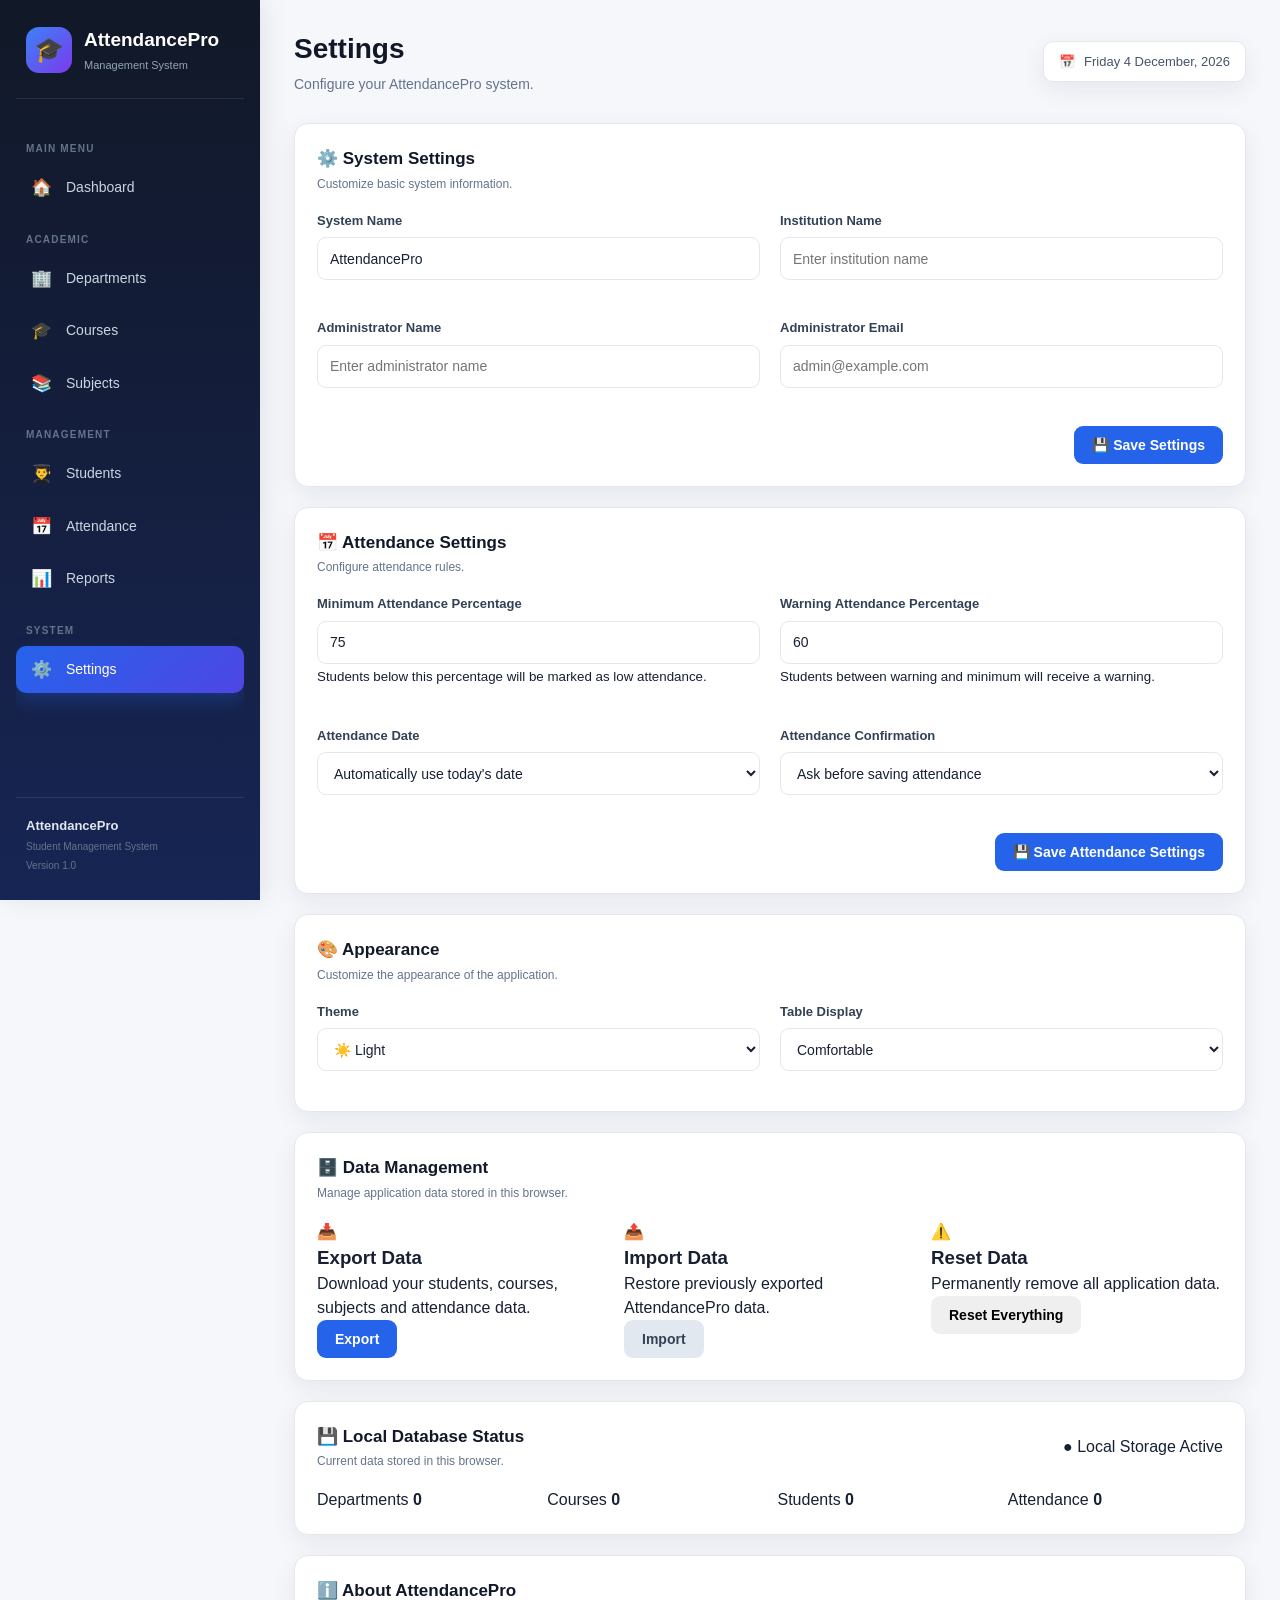
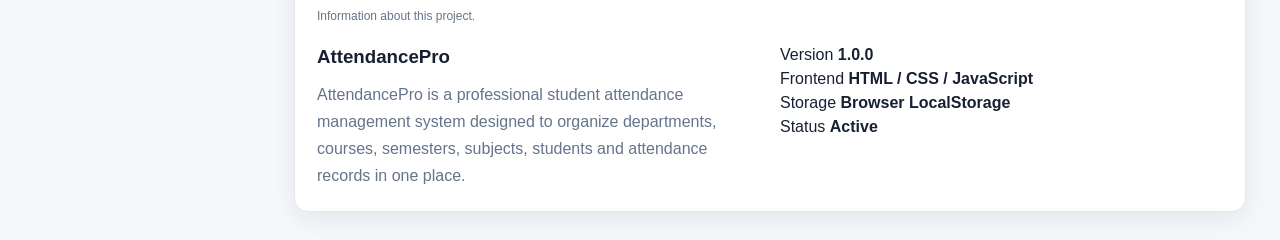
<file: settings.html>
<!DOCTYPE html>
<html lang="en">

<head>

    <meta charset="UTF-8">

    <meta name="viewport"
        content="width=device-width, initial-scale=1.0">

    <title>AttendancePro | Settings</title>

    <link rel="stylesheet"
        href="style.css">

</head>


<body>


    <!-- ==================================================
         SIDEBAR
    =================================================== -->

    <aside class="sidebar">


        <!-- LOGO -->

        <div class="logo">

            <div class="logo-icon">
                🎓
            </div>

            <div>

                <h2>
                    AttendancePro
                </h2>

                <span>
                    Management System
                </span>

            </div>

        </div>



        <!-- NAVIGATION -->

        <nav class="sidebar-menu">


            <p class="menu-title">
                MAIN MENU
            </p>


            <a href="index.html"
                class="nav-link">

                <span>🏠</span>

                Dashboard

            </a>



            <p class="menu-title">
                ACADEMIC
            </p>


            <a href="departments.html"
                class="nav-link">

                <span>🏢</span>

                Departments

            </a>


            <a href="courses.html"
                class="nav-link">

                <span>🎓</span>

                Courses

            </a>


            <a href="subjects.html"
                class="nav-link">

                <span>📚</span>

                Subjects

            </a>



            <p class="menu-title">
                MANAGEMENT
            </p>


            <a href="students.html"
                class="nav-link">

                <span>👨‍🎓</span>

                Students

            </a>


            <a href="attendance.html"
                class="nav-link">

                <span>📅</span>

                Attendance

            </a>


            <a href="reports.html"
                class="nav-link">

                <span>📊</span>

                Reports

            </a>



            <p class="menu-title">
                SYSTEM
            </p>


            <a href="settings.html"
                class="nav-link active">

                <span>⚙️</span>

                Settings

            </a>


        </nav>



        <!-- SIDEBAR FOOTER -->

        <div class="sidebar-footer">

            <strong>
                AttendancePro
            </strong>

            <small>
                Student Management System
            </small>

            <small>
                Version 1.0
            </small>

        </div>


    </aside>



    <!-- ==================================================
         MAIN CONTENT
    =================================================== -->

    <main class="main-content">


        <!-- ==================================================
             HEADER
        =================================================== -->

        <header class="top-header">


            <div>

                <h1>
                    Settings
                </h1>

                <p>
                    Configure your AttendancePro system.
                </p>

            </div>



            <div class="header-right">

                <div class="date-box">

                    📅

                    <span id="currentDate">
                        Loading...
                    </span>

                </div>

            </div>


        </header>



        <!-- ==================================================
             SYSTEM SETTINGS
        =================================================== -->

        <section class="dashboard-section">


            <div class="section-header">


                <div>

                    <h2>
                        ⚙️ System Settings
                    </h2>

                    <p>
                        Customize basic system information.
                    </p>

                </div>


            </div>



            <div
                style="
                display:grid;
                grid-template-columns:
                1fr 1fr;
                gap:20px;
                ">


                <!-- SYSTEM NAME -->

                <div class="form-group">

                    <label>
                        System Name
                    </label>

                    <input
                        type="text"
                        id="systemName"
                        value="AttendancePro">

                </div>



                <!-- INSTITUTION -->

                <div class="form-group">

                    <label>
                        Institution Name
                    </label>

                    <input
                        type="text"
                        id="institutionName"
                        placeholder="Enter institution name">

                </div>



                <!-- ADMIN NAME -->

                <div class="form-group">

                    <label>
                        Administrator Name
                    </label>

                    <input
                        type="text"
                        id="adminName"
                        placeholder="Enter administrator name">

                </div>



                <!-- EMAIL -->

                <div class="form-group">

                    <label>
                        Administrator Email
                    </label>

                    <input
                        type="email"
                        id="adminEmail"
                        placeholder="admin@example.com">

                </div>



            </div>



            <div
                style="
                display:flex;
                justify-content:flex-end;
                margin-top:20px;
                ">


                <button
                    class="btn btn-primary"
                    onclick="saveSystemSettings()">

                    💾 Save Settings

                </button>


            </div>


        </section>



        <!-- ==================================================
             ATTENDANCE SETTINGS
        =================================================== -->

        <section
            class="dashboard-section"
            style="margin-top:20px;">


            <div class="section-header">


                <div>

                    <h2>
                        📅 Attendance Settings
                    </h2>

                    <p>
                        Configure attendance rules.
                    </p>

                </div>


            </div>



            <div
                style="
                display:grid;
                grid-template-columns:
                1fr 1fr;
                gap:20px;
                ">


                <!-- MINIMUM PERCENTAGE -->

                <div class="form-group">

                    <label>
                        Minimum Attendance Percentage
                    </label>

                    <input
                        type="number"
                        id="minimumAttendance"
                        min="0"
                        max="100"
                        value="75">

                    <small>
                        Students below this percentage will be marked as low attendance.
                    </small>

                </div>



                <!-- WARNING PERCENTAGE -->

                <div class="form-group">

                    <label>
                        Warning Attendance Percentage
                    </label>

                    <input
                        type="number"
                        id="warningAttendancePercentage"
                        min="0"
                        max="100"
                        value="60">

                    <small>
                        Students between warning and minimum will receive a warning.
                    </small>

                </div>



                <!-- AUTO DATE -->

                <div class="form-group">

                    <label>
                        Attendance Date
                    </label>


                    <select
                        id="attendanceDateMode">


                        <option value="today">
                            Automatically use today's date
                        </option>


                        <option value="manual">
                            Allow manual date selection
                        </option>


                    </select>

                </div>



                <!-- CONFIRMATION -->

                <div class="form-group">

                    <label>
                        Attendance Confirmation
                    </label>


                    <select
                        id="attendanceConfirmation">


                        <option value="yes">
                            Ask before saving attendance
                        </option>


                        <option value="no">
                            Save directly
                        </option>


                    </select>

                </div>


            </div>



            <div
                style="
                display:flex;
                justify-content:flex-end;
                margin-top:20px;
                ">


                <button
                    class="btn btn-primary"
                    onclick="saveAttendanceSettings()">

                    💾 Save Attendance Settings

                </button>


            </div>


        </section>



        <!-- ==================================================
             APPEARANCE
        =================================================== -->

        <section
            class="dashboard-section"
            style="margin-top:20px;">


            <div class="section-header">


                <div>

                    <h2>
                        🎨 Appearance
                    </h2>

                    <p>
                        Customize the appearance of the application.
                    </p>

                </div>


            </div>



            <div
                style="
                display:grid;
                grid-template-columns:
                1fr 1fr;
                gap:20px;
                ">


                <!-- THEME -->

                <div class="form-group">

                    <label>
                        Theme
                    </label>


                    <select
                        id="themePreference"
                        onchange="changeTheme()">


                        <option value="light">
                            ☀️ Light
                        </option>


                        <option value="dark">
                            🌙 Dark
                        </option>


                    </select>

                </div>



                <!-- TABLE ROWS -->

                <div class="form-group">

                    <label>
                        Table Display
                    </label>


                    <select
                        id="tableDensity">


                        <option value="comfortable">
                            Comfortable
                        </option>


                        <option value="compact">
                            Compact
                        </option>


                    </select>

                </div>


            </div>


        </section>



        <!-- ==================================================
             DATA MANAGEMENT
        =================================================== -->

        <section
            class="dashboard-section danger-section"
            style="margin-top:20px;">


            <div class="section-header">


                <div>

                    <h2>
                        🗄️ Data Management
                    </h2>

                    <p>
                        Manage application data stored in this browser.
                    </p>

                </div>


            </div>



            <div
                style="
                display:grid;
                grid-template-columns:
                repeat(3,1fr);
                gap:15px;
                ">


                <!-- EXPORT -->

                <div class="settings-action-card">

                    <div class="settings-action-icon">
                        📥
                    </div>


                    <h3>
                        Export Data
                    </h3>


                    <p>
                        Download your students, courses, subjects and attendance data.
                    </p>


                    <button
                        class="btn btn-primary"
                        onclick="exportAllData()">

                        Export

                    </button>

                </div>



                <!-- IMPORT -->

                <div class="settings-action-card">

                    <div class="settings-action-icon">
                        📤
                    </div>


                    <h3>
                        Import Data
                    </h3>


                    <p>
                        Restore previously exported AttendancePro data.
                    </p>


                    <button
                        class="btn btn-secondary"
                        onclick="document.getElementById('importFile').click()">

                        Import

                    </button>


                    <input
                        type="file"
                        id="importFile"
                        accept=".json"
                        style="display:none"
                        onchange="importAllData(event)">

                </div>



                <!-- RESET -->

                <div class="settings-action-card danger-card">

                    <div class="settings-action-icon">
                        ⚠️
                    </div>


                    <h3>
                        Reset Data
                    </h3>


                    <p>
                        Permanently remove all application data.
                    </p>


                    <button
                        class="btn btn-danger"
                        onclick="resetApplicationData()">

                        Reset Everything

                    </button>

                </div>


            </div>


        </section>



        <!-- ==================================================
             DATABASE STATUS
        =================================================== -->

        <section
            class="dashboard-section"
            style="margin-top:20px;">


            <div class="section-header">


                <div>

                    <h2>
                        💾 Local Database Status
                    </h2>

                    <p>
                        Current data stored in this browser.
                    </p>

                </div>


                <span
                    class="status-badge present">

                    ● Local Storage Active

                </span>


            </div>



            <div
                style="
                display:grid;
                grid-template-columns:
                repeat(4,1fr);
                gap:15px;
                ">


                <div class="stat-box">

                    <span>
                        Departments
                    </span>

                    <strong id="settingsDepartments">
                        0
                    </strong>

                </div>


                <div class="stat-box">

                    <span>
                        Courses
                    </span>

                    <strong id="settingsCourses">
                        0
                    </strong>

                </div>


                <div class="stat-box">

                    <span>
                        Students
                    </span>

                    <strong id="settingsStudents">
                        0
                    </strong>

                </div>


                <div class="stat-box">

                    <span>
                        Attendance
                    </span>

                    <strong id="settingsAttendance">
                        0
                    </strong>

                </div>


            </div>


        </section>



        <!-- ==================================================
             ABOUT SYSTEM
        =================================================== -->

        <section
            class="dashboard-section"
            style="margin-top:20px;">


            <div class="section-header">


                <div>

                    <h2>
                        ℹ️ About AttendancePro
                    </h2>

                    <p>
                        Information about this project.
                    </p>

                </div>


            </div>



            <div
                style="
                display:grid;
                grid-template-columns:
                1fr 1fr;
                gap:20px;
                ">


                <div>

                    <h3>
                        AttendancePro
                    </h3>


                    <p
                        style="
                        margin-top:10px;
                        color:#64748b;
                        line-height:1.7;
                        ">

                        AttendancePro is a professional
                        student attendance management
                        system designed to organize
                        departments, courses, semesters,
                        subjects, students and attendance
                        records in one place.

                    </p>

                </div>



                <div>

                    <div class="info-row">

                        <span>
                            Version
                        </span>

                        <strong>
                            1.0.0
                        </strong>

                    </div>


                    <div class="info-row">

                        <span>
                            Frontend
                        </span>

                        <strong>
                            HTML / CSS / JavaScript
                        </strong>

                    </div>


                    <div class="info-row">

                        <span>
                            Storage
                        </span>

                        <strong>
                            Browser LocalStorage
                        </strong>

                    </div>


                    <div class="info-row">

                        <span>
                            Status
                        </span>

                        <strong>
                            Active
                        </strong>

                    </div>

                </div>


            </div>


        </section>


    </main>



    <!-- ==================================================
         JAVASCRIPT
    =================================================== -->

    <script src="script.js"></script>


</body>

</html>
</file>
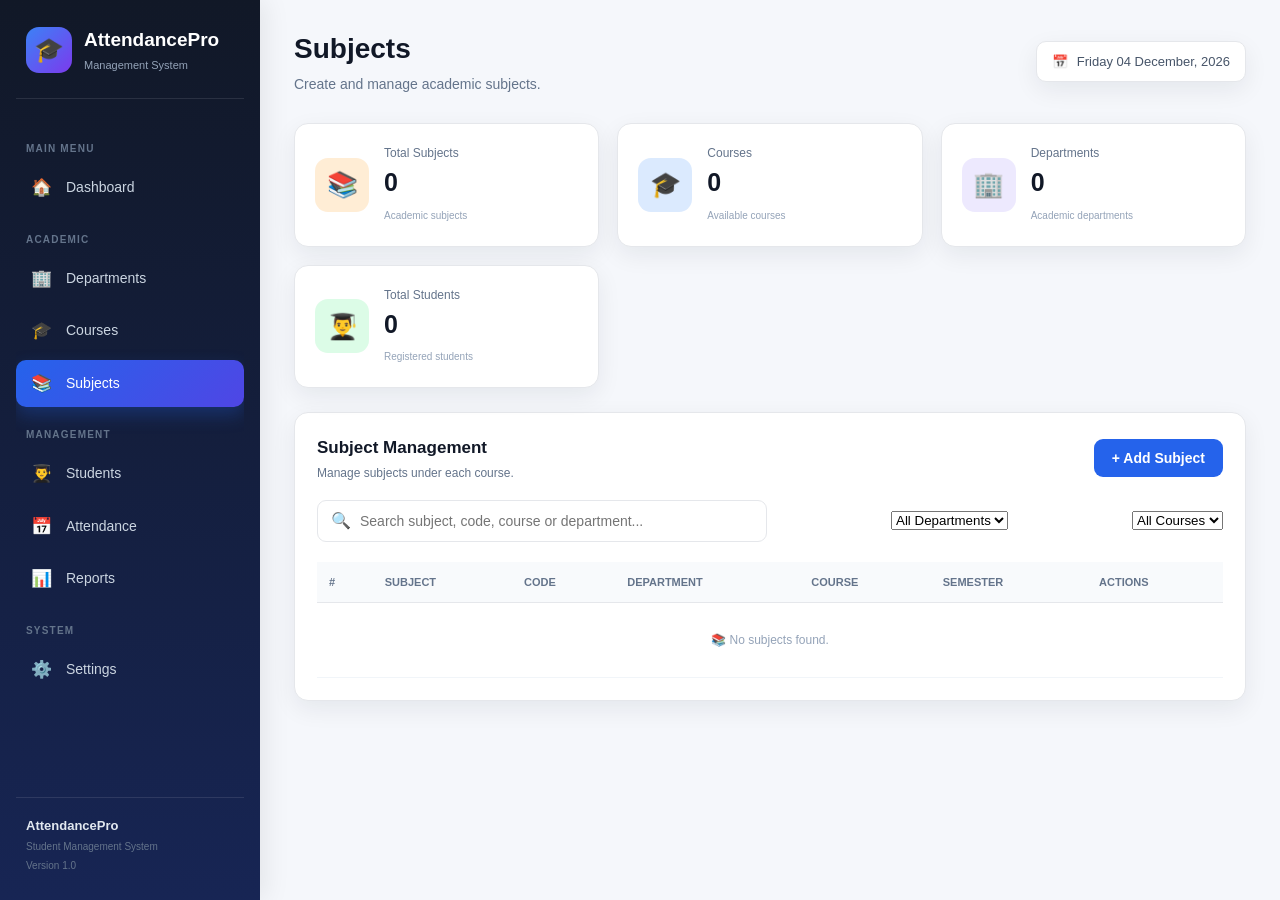
<file: subjects.html>
<!DOCTYPE html>
<html lang="en">

<head>
    <meta charset="UTF-8">
    <meta name="viewport" content="width=device-width, initial-scale=1.0">

    <title>AttendancePro | Subjects</title>

    <link rel="stylesheet" href="style.css">
</head>

<body>

    <!-- ================= SIDEBAR ================= -->

    <aside class="sidebar">

        <div class="logo">

            <div class="logo-icon">
                🎓
            </div>

            <div>
                <h2>AttendancePro</h2>
                <span>Management System</span>
            </div>

        </div>


        <nav class="sidebar-menu">

            <p class="menu-title">MAIN MENU</p>

            <a href="index.html" class="nav-link">
                <span>🏠</span>
                Dashboard
            </a>


            <p class="menu-title">ACADEMIC</p>

            <a href="departments.html" class="nav-link">
                <span>🏢</span>
                Departments
            </a>

            <a href="courses.html" class="nav-link">
                <span>🎓</span>
                Courses
            </a>

            <a href="subjects.html" class="nav-link active">
                <span>📚</span>
                Subjects
            </a>


            <p class="menu-title">MANAGEMENT</p>

            <a href="students.html" class="nav-link">
                <span>👨‍🎓</span>
                Students
            </a>

            <a href="attendance.html" class="nav-link">
                <span>📅</span>
                Attendance
            </a>

            <a href="reports.html" class="nav-link">
                <span>📊</span>
                Reports
            </a>


            <p class="menu-title">SYSTEM</p>

            <a href="settings.html" class="nav-link">
                <span>⚙️</span>
                Settings
            </a>

        </nav>


        <div class="sidebar-footer">

            <strong>AttendancePro</strong>

            <small>
                Student Management System
            </small>

            <small>
                Version 1.0
            </small>

        </div>

    </aside>


    <!-- ================= MAIN CONTENT ================= -->

    <main class="main-content">


        <!-- HEADER -->

        <header class="top-header">

            <div>

                <h1>Subjects</h1>

                <p>
                    Create and manage academic subjects.
                </p>

            </div>


            <div class="header-right">

                <div class="date-box">

                    📅

                    <span id="currentDate">
                        Loading...
                    </span>

                </div>

            </div>

        </header>


        <!-- ================= STATISTICS ================= -->

        <section class="dashboard-cards">


            <div class="dashboard-card">

                <div class="card-icon orange">
                    📚
                </div>

                <div class="card-info">

                    <p>Total Subjects</p>

                    <h2 id="subjectCount">
                        0
                    </h2>

                    <span class="card-description">
                        Academic subjects
                    </span>

                </div>

            </div>


            <div class="dashboard-card">

                <div class="card-icon blue">
                    🎓
                </div>

                <div class="card-info">

                    <p>Courses</p>

                    <h2 id="subjectCourseCount">
                        0
                    </h2>

                    <span class="card-description">
                        Available courses
                    </span>

                </div>

            </div>


            <div class="dashboard-card">

                <div class="card-icon purple">
                    🏢
                </div>

                <div class="card-info">

                    <p>Departments</p>

                    <h2 id="subjectDepartmentCount">
                        0
                    </h2>

                    <span class="card-description">
                        Academic departments
                    </span>

                </div>

            </div>


            <div class="dashboard-card">

                <div class="card-icon green">
                    👨‍🎓
                </div>

                <div class="card-info">

                    <p>Total Students</p>

                    <h2 id="subjectStudentCount">
                        0
                    </h2>

                    <span class="card-description">
                        Registered students
                    </span>

                </div>

            </div>

        </section>


        <!-- ================= SUBJECT MANAGEMENT ================= -->

        <section class="dashboard-section">


            <div class="section-header">

                <div>

                    <h2>
                        Subject Management
                    </h2>

                    <p>
                        Manage subjects under each course.
                    </p>

                </div>


                <button
                    class="btn btn-primary"
                    onclick="openSubjectModal()">

                    + Add Subject

                </button>

            </div>


            <!-- ================= SEARCH & FILTER ================= -->

            <div class="department-toolbar">


                <div class="search-box">

                    <span class="search-icon">
                        🔍
                    </span>

                    <input
                        type="text"
                        id="subjectSearch"
                        placeholder="Search subject, code, course or department..."
                        oninput="searchSubjects()">

                </div>


                <select
                    id="subjectDepartmentFilter"
                    onchange="loadSubjectCourseFilter(); filterSubjects()">

                    <option value="">
                        All Departments
                    </option>

                </select>


                <select
                    id="subjectCourseFilter"
                    onchange="filterSubjects()">

                    <option value="">
                        All Courses
                    </option>

                </select>


            </div>


            <!-- ================= TABLE ================= -->

            <div class="table-container">

                <table>

                    <thead>

                        <tr>

                            <th>#</th>

                            <th>Subject</th>

                            <th>Code</th>

                            <th>Department</th>

                            <th>Course</th>

                            <th>Semester</th>

                            <th>Actions</th>

                        </tr>

                    </thead>


                    <tbody id="subjectTable">

                        <tr>

                            <td
                                colspan="7"
                                class="empty-message">

                                📚 No subjects added yet.

                            </td>

                        </tr>

                    </tbody>

                </table>

            </div>

        </section>


        <!-- ================= SUBJECT MODAL ================= -->

        <div
            class="modal"
            id="subjectModal">

            <div class="modal-content">


                <div class="modal-header">

                    <div>

                        <h2 id="subjectModalTitle">
                            Add Subject
                        </h2>

                        <p>
                            Enter subject information.
                        </p>

                    </div>


                    <button
                        type="button"
                        class="modal-close"
                        onclick="closeSubjectModal()">

                        ✕

                    </button>

                </div>


                <!-- FORM -->

                <form
                    id="subjectForm"
                    onsubmit="saveSubject(event)">


                    <input
                        type="hidden"
                        id="editSubjectId">


                    <!-- SUBJECT NAME -->

                    <div class="form-group">

                        <label>
                            Subject Name *
                        </label>

                        <input
                            type="text"
                            id="subjectName"
                            placeholder="Example: Java Programming"
                            required>

                    </div>


                    <!-- SUBJECT CODE -->

                    <div class="form-group">

                        <label>
                            Subject Code *
                        </label>

                        <input
                            type="text"
                            id="subjectCode"
                            placeholder="Example: JAVA101"
                            maxlength="20"
                            required>

                    </div>


                    <!-- DEPARTMENT -->

                    <div class="form-group">

                        <label>
                            Department *
                        </label>

                        <select
                            id="subjectDepartment"
                            onchange="loadSubjectCourses()"
                            required>

                            <option value="">
                                Select Department
                            </option>

                        </select>

                    </div>


                    <!-- COURSE -->

                    <div class="form-group">

                        <label>
                            Course *
                        </label>

                        <select
                            id="subjectCourse"
                            required>

                            <option value="">
                                Select Course
                            </option>

                        </select>

                    </div>


                    <!-- SEMESTER -->

                    <div class="form-group">

                        <label>
                            Semester *
                        </label>

                        <select
                            id="subjectSemester"
                            required>

                            <option value="">
                                Select Semester
                            </option>

                            <option value="1st Semester">
                                1st Semester
                            </option>

                            <option value="2nd Semester">
                                2nd Semester
                            </option>

                            <option value="3rd Semester">
                                3rd Semester
                            </option>

                            <option value="4th Semester">
                                4th Semester
                            </option>

                            <option value="5th Semester">
                                5th Semester
                            </option>

                            <option value="6th Semester">
                                6th Semester
                            </option>

                            <option value="7th Semester">
                                7th Semester
                            </option>

                            <option value="8th Semester">
                                8th Semester
                            </option>

                        </select>

                    </div>


                    <!-- CREDITS -->

                    <div class="form-group">

                        <label>
                            Credits
                        </label>

                        <select id="subjectCredits">

                            <option value="">
                                Select Credits
                            </option>

                            <option value="1">
                                1 Credit
                            </option>

                            <option value="2">
                                2 Credits
                            </option>

                            <option value="3">
                                3 Credits
                            </option>

                            <option value="4">
                                4 Credits
                            </option>

                            <option value="5">
                                5 Credits
                            </option>

                            <option value="6">
                                6 Credits
                            </option>

                        </select>

                    </div>


                    <!-- DESCRIPTION -->

                    <div class="form-group">

                        <label>
                            Description
                        </label>

                        <textarea
                            id="subjectDescription"
                            rows="4"
                            placeholder="Enter subject description..."></textarea>

                    </div>


                    <!-- ACTIONS -->

                    <div class="modal-actions">

                        <button
                            type="button"
                            class="btn btn-secondary"
                            onclick="closeSubjectModal()">

                            Cancel

                        </button>


                        <button
                            type="submit"
                            class="btn btn-primary">

                            Save Subject

                        </button>

                    </div>

                </form>

            </div>

        </div>

    </main>


    <!-- ================= JAVASCRIPT ================= -->

    <script src="subject.js"></script>

</body>

</html>
</file>
<file: style.css>
/* =========================================================
   ATTENDANCEPRO - COMPLETE STYLE.CSS
========================================================= */

/* =========================
   1. RESET
========================= */

* {
    margin: 0;
    padding: 0;
    box-sizing: border-box;
}

:root {
    --primary: #2563eb;
    --primary-dark: #1d4ed8;
    --purple: #7c3aed;
    --green: #16a34a;
    --orange: #ea580c;
    --red: #dc2626;
    --teal: #0f766e;

    --bg: #f5f7fb;
    --white: #ffffff;

    --text: #172033;
    --text-light: #64748b;
    --border: #e5e7eb;

    --sidebar-width: 260px;
    --radius: 14px;

    --shadow: 0 8px 25px rgba(15, 23, 42, 0.07);
}


/* =========================
   2. BODY
========================= */

body {
    font-family: "Segoe UI", Arial, sans-serif;
    background: var(--bg);
    color: var(--text);
    min-height: 100vh;
    line-height: 1.5;
}

a {
    text-decoration: none;
    color: inherit;
}


/* =========================
   3. SIDEBAR
========================= */

.sidebar {
    position: fixed;
    top: 0;
    left: 0;

    width: var(--sidebar-width);
    height: 100vh;

    background: linear-gradient(
        180deg,
        #111827 0%,
        #172554 100%
    );

    color: white;

    padding: 22px 16px;

    display: flex;
    flex-direction: column;

    z-index: 1000;

    box-shadow: 5px 0 25px rgba(0, 0, 0, 0.08);
}


/* =========================
   4. LOGO
========================= */

.logo {
    display: flex;
    align-items: center;

    gap: 12px;

    padding: 4px 10px 25px;

    border-bottom:
        1px solid rgba(255, 255, 255, 0.1);
}

.logo-icon {
    width: 46px;
    height: 46px;

    border-radius: 13px;

    background: linear-gradient(
        135deg,
        #3b82f6,
        #7c3aed
    );

    display: flex;
    align-items: center;
    justify-content: center;

    font-size: 24px;
}

.logo h2 {
    font-size: 19px;
    font-weight: 700;
}

.logo span {
    display: block;

    color: #94a3b8;

    font-size: 11px;

    margin-top: 2px;
}


/* =========================
   5. SIDEBAR MENU
========================= */

.sidebar-menu {
    margin-top: 22px;
    flex: 1;
    overflow-y: auto;
}

.menu-title {
    color: #64748b;

    font-size: 10px;

    font-weight: 700;

    letter-spacing: 1.2px;

    margin: 20px 10px 8px;
}

.nav-link {
    display: flex;

    align-items: center;

    gap: 12px;

    padding: 11px 13px;

    margin-bottom: 5px;

    border-radius: 10px;

    color: #cbd5e1;

    font-size: 14px;

    transition: 0.25s ease;
}

.nav-link span {
    width: 25px;
    text-align: center;
    font-size: 17px;
}

.nav-link:hover {
    background: rgba(255, 255, 255, 0.08);
    color: white;
    transform: translateX(3px);
}

.nav-link.active {
    background: linear-gradient(
        135deg,
        #2563eb,
        #4f46e5
    );

    color: white;

    box-shadow:
        0 8px 18px
        rgba(37, 99, 235, 0.28);
}


/* =========================
   6. SIDEBAR FOOTER
========================= */

.sidebar-footer {
    border-top:
        1px solid rgba(255, 255, 255, 0.1);

    padding: 18px 10px 5px;

    display: flex;
    flex-direction: column;
    gap: 4px;
}

.sidebar-footer strong {
    font-size: 13px;
    color: #e2e8f0;
}

.sidebar-footer small {
    color: #64748b;
    font-size: 10px;
}


/* =========================
   7. MAIN CONTENT
========================= */

.main-content {
    margin-left: var(--sidebar-width);
    min-height: 100vh;

    padding: 28px 34px;
}


/* =========================
   8. TOP HEADER
========================= */

.top-header {
    display: flex;

    justify-content: space-between;

    align-items: center;

    margin-bottom: 28px;
}

.top-header h1 {
    font-size: 28px;
    font-weight: 700;

    color: #111827;
}

.top-header p {
    color: var(--text-light);

    margin-top: 4px;

    font-size: 14px;
}

.header-right {
    display: flex;
    align-items: center;
}

.date-box {
    display: flex;

    align-items: center;

    gap: 9px;

    background: white;

    border: 1px solid var(--border);

    padding: 10px 15px;

    border-radius: 10px;

    font-size: 13px;

    color: #475569;

    box-shadow: var(--shadow);
}


/* =========================
   9. DASHBOARD CARDS
========================= */

.dashboard-cards {
    display: grid;

    grid-template-columns:
        repeat(3, 1fr);

    gap: 18px;

    margin-bottom: 24px;
}

.dashboard-card {
    background: white;

    border: 1px solid var(--border);

    border-radius: var(--radius);

    padding: 20px;

    display: flex;

    align-items: center;

    gap: 15px;

    box-shadow: var(--shadow);

    transition: 0.25s ease;
}

.dashboard-card:hover {
    transform: translateY(-4px);

    box-shadow:
        0 14px 30px
        rgba(15, 23, 42, 0.10);
}

.card-icon {
    width: 54px;
    height: 54px;

    min-width: 54px;

    border-radius: 13px;

    display: flex;

    align-items: center;
    justify-content: center;

    font-size: 25px;
}

.card-icon.blue {
    background: #dbeafe;
}

.card-icon.purple {
    background: #ede9fe;
}

.card-icon.green {
    background: #dcfce7;
}

.card-icon.orange {
    background: #ffedd5;
}

.card-icon.teal {
    background: #ccfbf1;
}

.card-icon.red {
    background: #fee2e2;
}

.card-info p {
    color: var(--text-light);
    font-size: 12px;
    margin-bottom: 2px;
}

.card-info h2 {
    font-size: 25px;
    color: #111827;
}

.card-description {
    color: #94a3b8;
    font-size: 10px;
}


/* =========================
   10. DASHBOARD GRID
========================= */

.dashboard-grid {
    display: grid;

    grid-template-columns:
        repeat(2, 1fr);

    gap: 20px;
}

.dashboard-section {
    background: white;

    border: 1px solid var(--border);

    border-radius: var(--radius);

    padding: 22px;

    box-shadow: var(--shadow);

    min-width: 0;
}

.dashboard-section.full-width {
    grid-column: 1 / -1;
}


/* =========================
   11. SECTION HEADER
========================= */

.section-header {
    display: flex;

    justify-content: space-between;

    align-items: center;

    gap: 15px;

    margin-bottom: 18px;
}

.section-header h2 {
    font-size: 17px;
    color: #111827;
}

.section-header p {
    color: var(--text-light);
    font-size: 12px;
    margin-top: 3px;
}


/* =========================
   12. MANAGEMENT TOOLBAR
========================= */

.department-toolbar,
.course-toolbar,
.subject-toolbar,
.student-toolbar,
.management-toolbar {
    display: flex;

    align-items: center;

    justify-content: space-between;

    gap: 16px;

    margin-bottom: 20px;

    flex-wrap: wrap;
}


/* =========================
   13. BUTTONS
========================= */

.btn {
    border: none;

    padding: 11px 18px;

    border-radius: 9px;

    font-size: 14px;

    font-weight: 600;

    font-family: inherit;

    cursor: pointer;

    transition: 0.25s ease;
}

.btn-primary {
    background: var(--primary);
    color: white;
}

.btn-primary:hover {
    background: var(--primary-dark);
    transform: translateY(-2px);
}

.btn-secondary {
    background: #e2e8f0;
    color: #334155;
}

.btn-secondary:hover {
    background: #cbd5e1;
}

.add-btn,
#addDepartmentBtn,
#addCourseBtn,
#addSubjectBtn,
#addStudentBtn {
    background: var(--primary);

    color: white;

    border: none;

    padding: 11px 18px;

    border-radius: 9px;

    font-size: 14px;

    font-weight: 600;

    cursor: pointer;
}

.add-btn:hover,
#addDepartmentBtn:hover,
#addCourseBtn:hover,
#addSubjectBtn:hover,
#addStudentBtn:hover {
    background: var(--primary-dark);
}


/* =========================
   14. SEARCH BOX
========================= */

.search-box {
    position: relative;

    width: 100%;

    max-width: 450px;
}

.search-icon {
    position: absolute;

    left: 14px;

    top: 50%;

    transform: translateY(-50%);

    pointer-events: none;
}

.search-box input,
.search-input {
    width: 100%;

    min-height: 42px;

    padding: 10px 14px 10px 42px;

    border: 1px solid var(--border);

    border-radius: 9px;

    outline: none;

    background: white;

    color: var(--text);

    font-family: inherit;

    font-size: 14px;
}

.search-box input:focus,
.search-input:focus {
    border-color: var(--primary);

    box-shadow:
        0 0 0 3px
        rgba(37, 99, 235, 0.1);
}


/* =========================
   15. TABLE
========================= */

.table-container {
    width: 100%;
    overflow-x: auto;
}

table {
    width: 100%;

    border-collapse: collapse;

    min-width: 550px;
}

thead {
    background: #f8fafc;
}

th {
    color: #64748b;

    font-size: 11px;

    font-weight: 700;

    text-transform: uppercase;

    padding: 12px;

    text-align: left;

    border-bottom:
        1px solid var(--border);
}

td {
    padding: 13px 12px;

    font-size: 12px;

    color: #475569;

    border-bottom:
        1px solid #f1f5f9;
}

tbody tr:hover {
    background: #f8fafc;
}

.empty-message {
    text-align: center;

    color: #94a3b8;

    padding: 28px !important;

    font-size: 12px;
}


/* =========================
   16. MODAL
========================= */

.modal {
    display: none;

    position: fixed;

    inset: 0;

    z-index: 5000;

    padding: 20px;

    background:
        rgba(15, 23, 42, 0.55);

    align-items: center;

    justify-content: center;
}

.modal.show,
.modal.active,
.modal.open {
    display: flex;
}


/* =========================
   17. MODAL CONTENT
========================= */

.modal-content {
    width: 100%;

    max-width: 620px;

    max-height: 90vh;

    overflow-y: auto;

    background: white;

    border-radius: 16px;

    padding: 26px;

    box-shadow:
        0 24px 60px
        rgba(15, 23, 42, 0.28);
}

.modal-header {
    display: flex;

    align-items: flex-start;

    justify-content: space-between;

    gap: 16px;

    margin-bottom: 22px;
}

.modal-header h2,
.modal-header h3 {
    color: #111827;
    font-size: 21px;
}

.modal-header p {
    margin-top: 5px;

    color: var(--text-light);

    font-size: 13px;
}

.modal-close,
.close-modal,
.close-btn {
    width: 36px;
    height: 36px;

    border: none;

    border-radius: 8px;

    background: #f1f5f9;

    color: #475569;

    font-size: 22px;

    cursor: pointer;
}

.modal-close:hover,
.close-modal:hover,
.close-btn:hover {
    background: #fee2e2;
    color: var(--red);
}


/* =========================
   18. FORM
========================= */

.form-group {
    margin-bottom: 18px;
}

.form-group label {
    display: block;

    margin-bottom: 7px;

    color: #334155;

    font-size: 13px;

    font-weight: 600;
}

.form-group input,
.form-group select,
.form-group textarea,
.form-control {
    width: 100%;

    min-height: 43px;

    padding: 10px 12px;

    border: 1px solid var(--border);

    border-radius: 9px;

    outline: none;

    background: white;

    color: var(--text);

    font-family: inherit;

    font-size: 14px;
}

.form-group textarea {
    min-height: 100px;
    resize: vertical;
}

.form-group input:focus,
.form-group select:focus,
.form-group textarea:focus,
.form-control:focus {
    border-color: var(--primary);

    box-shadow:
        0 0 0 3px
        rgba(37, 99, 235, 0.1);
}

.form-row {
    display: grid;

    grid-template-columns:
        repeat(2, 1fr);

    gap: 16px;
}


/* =========================
   19. FORM BUTTONS
========================= */

.modal-actions,
.form-actions {
    display: flex;

    justify-content: flex-end;

    gap: 10px;

    margin-top: 24px;
}


/* =========================
   20. ACTION BUTTONS
========================= */

.action-buttons {
    display: flex;

    align-items: center;

    gap: 7px;
}

.view-btn,
.edit-btn,
.delete-btn,
.action-btn {
    border: none;

    min-width: 34px;

    height: 34px;

    padding: 0 9px;

    border-radius: 8px;

    cursor: pointer;

    font-size: 14px;
}

.view-btn {
    background: #dbeafe;
    color: #1d4ed8;
}

.edit-btn {
    background: #fef3c7;
    color: #a16207;
}

.delete-btn {
    background: #fee2e2;
    color: #b91c1c;
}


/* =========================
   21. STUDENT DETAILS
========================= */

.student-name-cell {
    display: flex;

    align-items: center;

    gap: 10px;
}

.student-avatar {
    width: 38px;
    height: 38px;

    border-radius: 50%;

    display: flex;

    align-items: center;

    justify-content: center;

    background: #dbeafe;

    color: var(--primary);

    font-size: 12px;

    font-weight: bold;
}

.student-name-cell small {
    display: block;

    margin-top: 2px;

    color: var(--text-light);
}

.code-badge {
    display: inline-flex;

    padding: 5px 9px;

    border-radius: 7px;

    background: #ede9fe;

    color: #6d28d9;

    font-size: 11px;

    font-weight: 700;
}


/* =========================
   22. BADGES
========================= */

.badge {
    display: inline-flex;

    align-items: center;

    justify-content: center;

    padding: 4px 9px;

    border-radius: 20px;

    font-size: 10px;

    font-weight: 700;
}

.badge-present {
    background: #dcfce7;
    color: #15803d;
}

.badge-absent {
    background: #fee2e2;
    color: #b91c1c;
}

.badge-warning {
    background: #fef3c7;
    color: #a16207;
}


/* =========================
   23. RESPONSIVE TABLET
========================= */

@media (max-width: 1100px) {

    .dashboard-cards {
        grid-template-columns:
            repeat(2, 1fr);
    }

    .main-content {
        padding: 24px;
    }
}


/* =========================
   24. MOBILE
========================= */

@media (max-width: 768px) {

    :root {
        --sidebar-width: 0px;
    }

    .sidebar {
        width: 260px;

        transform:
            translateX(-100%);

        transition:
            transform 0.3s ease;
    }

    .sidebar.open {
        transform:
            translateX(0);
    }

    .main-content {
        margin-left: 0;

        padding: 20px 15px;
    }

    .top-header {
        align-items: flex-start;
    }

    .top-header h1 {
        font-size: 22px;
    }

    .header-right {
        display: none;
    }

    .dashboard-cards {
        grid-template-columns: 1fr;
    }

    .dashboard-grid {
        grid-template-columns: 1fr;
    }

    .department-toolbar,
    .course-toolbar,
    .subject-toolbar,
    .student-toolbar,
    .management-toolbar {
        flex-direction: column;

        align-items: stretch;
    }

    .search-box {
        max-width: 100%;
    }

    .add-btn,
    #addDepartmentBtn,
    #addCourseBtn,
    #addSubjectBtn,
    #addStudentBtn {
        width: 100%;
    }

    .modal {
        padding: 12px;
    }

    .modal-content {
        padding: 20px;

        max-height: 94vh;
    }

    .form-row {
        grid-template-columns: 1fr;
    }
}


/* =========================
   25. SMALL MOBILE
========================= */

@media (max-width: 480px) {

    .main-content {
        padding: 16px 10px;
    }

    .dashboard-card {
        padding: 16px;
    }

    .dashboard-section {
        padding: 16px;
    }

    .card-icon {
        width: 46px;
        height: 46px;

        min-width: 46px;

        font-size: 21px;
    }

    .card-info h2 {
        font-size: 21px;
    }

    .modal-content {
        padding: 16px;
    }

    .modal-actions,
    .form-actions {
        flex-direction: column-reverse;
    }

    .modal-actions .btn,
    .form-actions .btn {
        width: 100%;
    }
}


/* =========================
   END
========================= */
</file>
